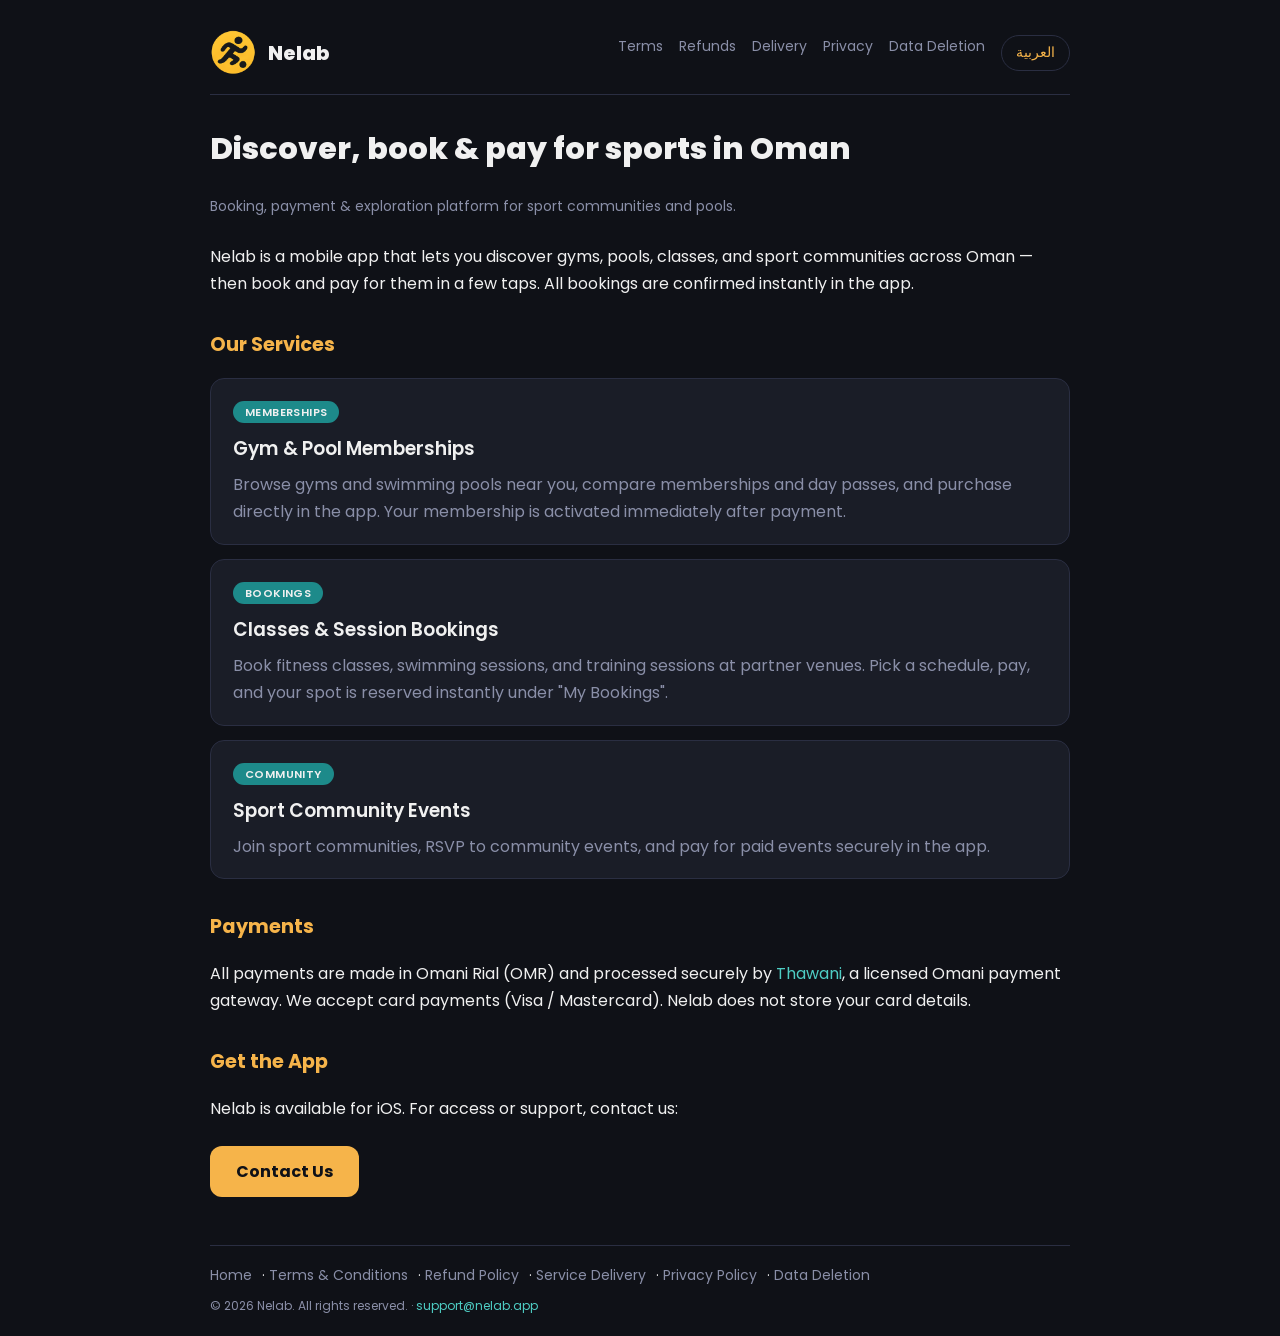
<file: index.html>
<!DOCTYPE html>
<html lang="en">
<head>
  <title>Nelab — Book Sports, Pools & Fitness in Oman</title>
  <meta charset="UTF-8">
  <meta name="viewport" content="width=device-width, initial-scale=1.0">
  <meta name="description" content="Nelab is a booking, payment, and exploration platform for sport communities, pools, and gyms in Oman.">
  <link rel="icon" type="image/png" href="nelab.png">
  <link rel="preconnect" href="https://fonts.googleapis.com">
  <link rel="preconnect" href="https://fonts.gstatic.com" crossorigin>
  <link href="https://fonts.googleapis.com/css2?family=Poppins:wght@400;600;700;800&display=swap" rel="stylesheet">
  <link rel="stylesheet" href="style.css">
</head>
<body>
  <header class="site-header">
    <a class="brand" href="index.html"><img src="nelab.png" alt="Nelab logo">Nelab</a>
    <nav>
      <a href="terms.html">Terms</a>
      <a href="refund.html">Refunds</a>
      <a href="delivery.html">Delivery</a>
      <a href="privacy.html">Privacy</a>
      <a href="data-deletion.html">Data Deletion</a>
      <a href="index-ar.html" class="lang-switch">العربية</a>
    </nav>
  </header>

  <h1>Discover, book &amp; pay for sports in Oman</h1>
  <p class="meta">Booking, payment &amp; exploration platform for sport communities and pools.</p>

  <p>Nelab is a mobile app that lets you discover gyms, pools, classes, and sport communities across Oman — then book and pay for them in a few taps. All bookings are confirmed instantly in the app.</p>

  <h2>Our Services</h2>

  <div class="card">
    <span class="tag">MEMBERSHIPS</span>
    <h3>Gym &amp; Pool Memberships</h3>
    <p>Browse gyms and swimming pools near you, compare memberships and day passes, and purchase directly in the app. Your membership is activated immediately after payment.</p>
  </div>

  <div class="card">
    <span class="tag">BOOKINGS</span>
    <h3>Classes &amp; Session Bookings</h3>
    <p>Book fitness classes, swimming sessions, and training sessions at partner venues. Pick a schedule, pay, and your spot is reserved instantly under "My Bookings".</p>
  </div>

  <div class="card">
    <span class="tag">COMMUNITY</span>
    <h3>Sport Community Events</h3>
    <p>Join sport communities, RSVP to community events, and pay for paid events securely in the app.</p>
  </div>

  <h2>Payments</h2>
  <p>All payments are made in Omani Rial (OMR) and processed securely by <a href="https://thawani.om">Thawani</a>, a licensed Omani payment gateway. We accept card payments (Visa / Mastercard). Nelab does not store your card details.</p>

  <h2>Get the App</h2>
  <p>Nelab is available for iOS. For access or support, contact us:</p>
  <a class="btn" href="mailto:support@nelab.app">Contact Us</a>

  <footer>
    <p class="footnav">
      <a href="index.html">Home</a> ·
      <a href="terms.html">Terms &amp; Conditions</a> ·
      <a href="refund.html">Refund Policy</a> ·
      <a href="delivery.html">Service Delivery</a> ·
      <a href="privacy.html">Privacy Policy</a> ·
      <a href="data-deletion.html">Data Deletion</a>
    </p>
    <p class="copyright">© 2026 Nelab. All rights reserved. · <a href="mailto:support@nelab.app">support@nelab.app</a></p>
  </footer>
</body>
</html>
</file>
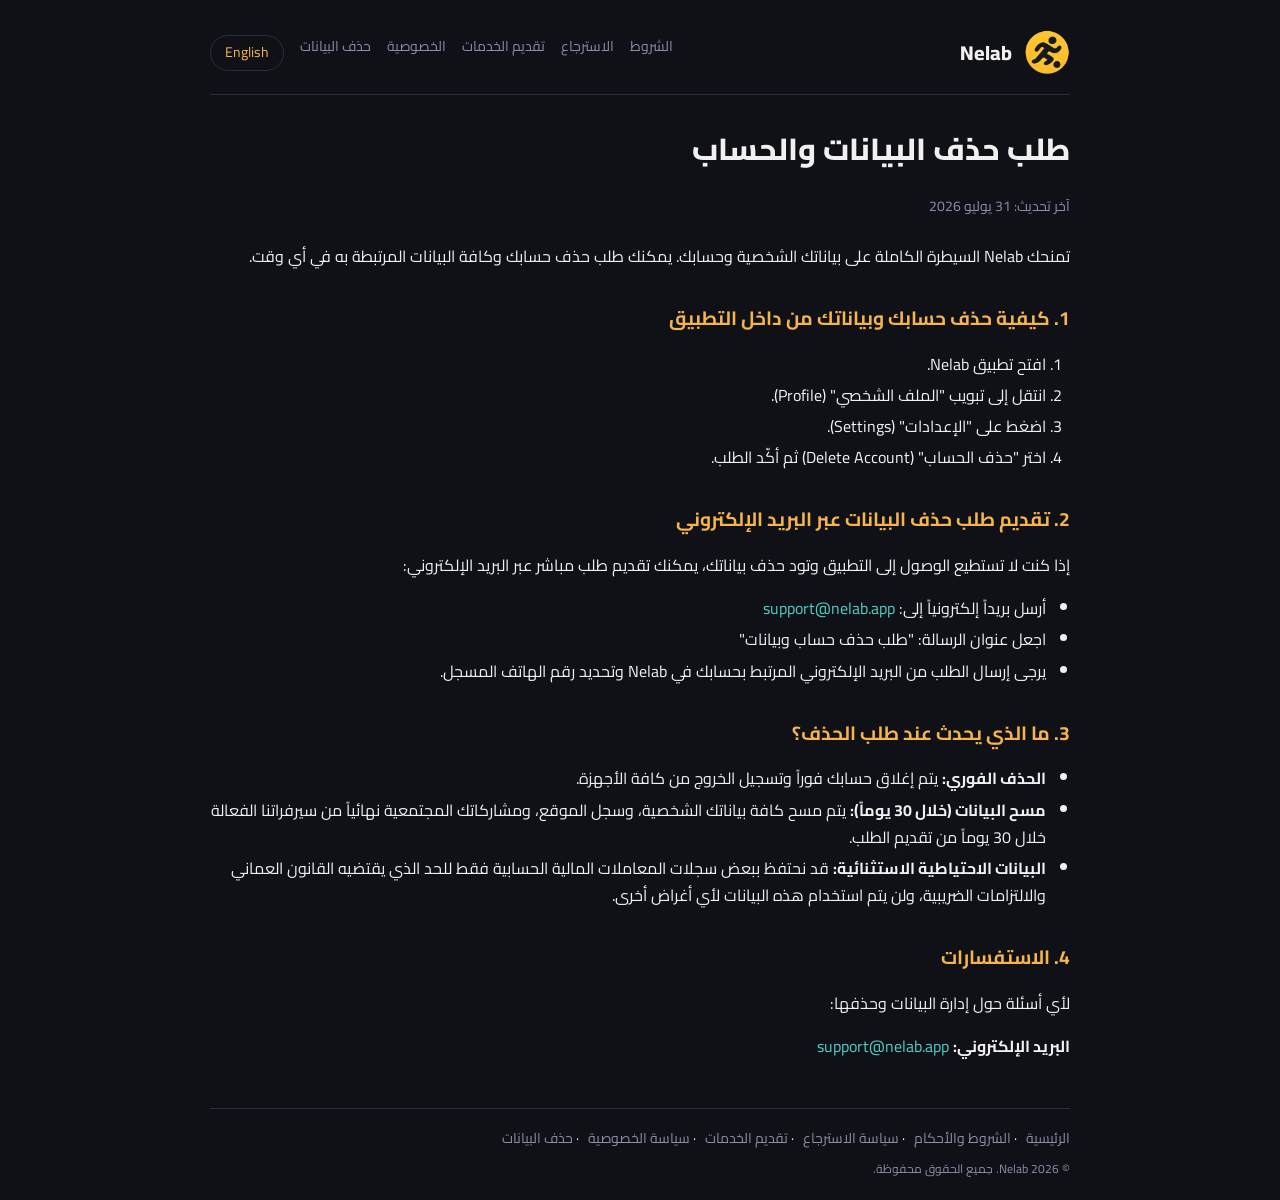
<file: data-deletion-ar.html>
<!DOCTYPE html>
<html lang="ar" dir="rtl">
<head>
  <title>طلب حذف البيانات - Nelab</title>
  <meta charset="UTF-8">
  <meta name="viewport" content="width=device-width, initial-scale=1.0">
  <link rel="icon" type="image/png" href="nelab.png">
  <link rel="preconnect" href="https://fonts.googleapis.com">
  <link rel="preconnect" href="https://fonts.gstatic.com" crossorigin>
  <link href="https://fonts.googleapis.com/css2?family=Cairo:wght@400;600;700;800&display=swap" rel="stylesheet">
  <link rel="stylesheet" href="style.css">
</head>
<body>
  <header class="site-header">
    <a class="brand" href="index-ar.html"><img src="nelab.png" alt="Nelab logo">Nelab</a>
    <nav>
      <a href="terms-ar.html">الشروط</a>
      <a href="refund-ar.html">الاسترجاع</a>
      <a href="delivery-ar.html">تقديم الخدمات</a>
      <a href="privacy-ar.html">الخصوصية</a>
      <a href="data-deletion-ar.html">حذف البيانات</a>
      <a href="data-deletion.html" class="lang-switch">English</a>
    </nav>
  </header>

  <h1>طلب حذف البيانات والحساب</h1>
  <p class="meta">آخر تحديث: 31 يوليو 2026</p>

  <p>تمنحك Nelab السيطرة الكاملة على بياناتك الشخصية وحسابك. يمكنك طلب حذف حسابك وكافة البيانات المرتبطة به في أي وقت.</p>

  <h2>1. كيفية حذف حسابك وبياناتك من داخل التطبيق</h2>
  <ol>
    <li>افتح تطبيق Nelab.</li>
    <li>انتقل إلى تبويب "الملف الشخصي" (Profile).</li>
    <li>اضغط على "الإعدادات" (Settings).</li>
    <li>اختر "حذف الحساب" (Delete Account) ثم أكّد الطلب.</li>
  </ol>

  <h2>2. تقديم طلب حذف البيانات عبر البريد الإلكتروني</h2>
  <p>إذا كنت لا تستطيع الوصول إلى التطبيق وتود حذف بياناتك، يمكنك تقديم طلب مباشر عبر البريد الإلكتروني:</p>
  <ul>
    <li>أرسل بريداً إلكترونياً إلى: <a href="mailto:support@nelab.app">support@nelab.app</a></li>
    <li>اجعل عنوان الرسالة: "طلب حذف حساب وبيانات"</li>
    <li>يرجى إرسال الطلب من البريد الإلكتروني المرتبط بحسابك في Nelab وتحديد رقم الهاتف المسجل.</li>
  </ul>

  <h2>3. ما الذي يحدث عند طلب الحذف؟</h2>
  <ul>
    <li><strong>الحذف الفوري:</strong> يتم إغلاق حسابك فوراً وتسجيل الخروج من كافة الأجهزة.</li>
    <li><strong>مسح البيانات (خلال 30 يوماً):</strong> يتم مسح كافة بياناتك الشخصية، وسجل الموقع، ومشاركاتك المجتمعية نهائياً من سيرفراتنا الفعالة خلال 30 يوماً من تقديم الطلب.</li>
    <li><strong>البيانات الاحتياطية الاستثنائية:</strong> قد نحتفظ ببعض سجلات المعاملات المالية الحسابية فقط للحد الذي يقتضيه القانون العماني والالتزامات الضريبية، ولن يتم استخدام هذه البيانات لأي أغراض أخرى.</li>
  </ul>

  <h2>4. الاستفسارات</h2>
  <p>لأي أسئلة حول إدارة البيانات وحذفها:</p>
  <p><strong>البريد الإلكتروني:</strong> <a href="mailto:support@nelab.app">support@nelab.app</a></p>

  <footer>
    <p class="footnav">
      <a href="index-ar.html">الرئيسية</a> ·
      <a href="terms-ar.html">الشروط والأحكام</a> ·
      <a href="refund-ar.html">سياسة الاسترجاع</a> ·
      <a href="delivery-ar.html">تقديم الخدمات</a> ·
      <a href="privacy-ar.html">سياسة الخصوصية</a> ·
      <a href="data-deletion-ar.html">حذف البيانات</a>
    </p>
    <p class="copyright">© 2026 Nelab. جميع الحقوق محفوظة.</p>
  </footer>
</body>
</html>
</file>
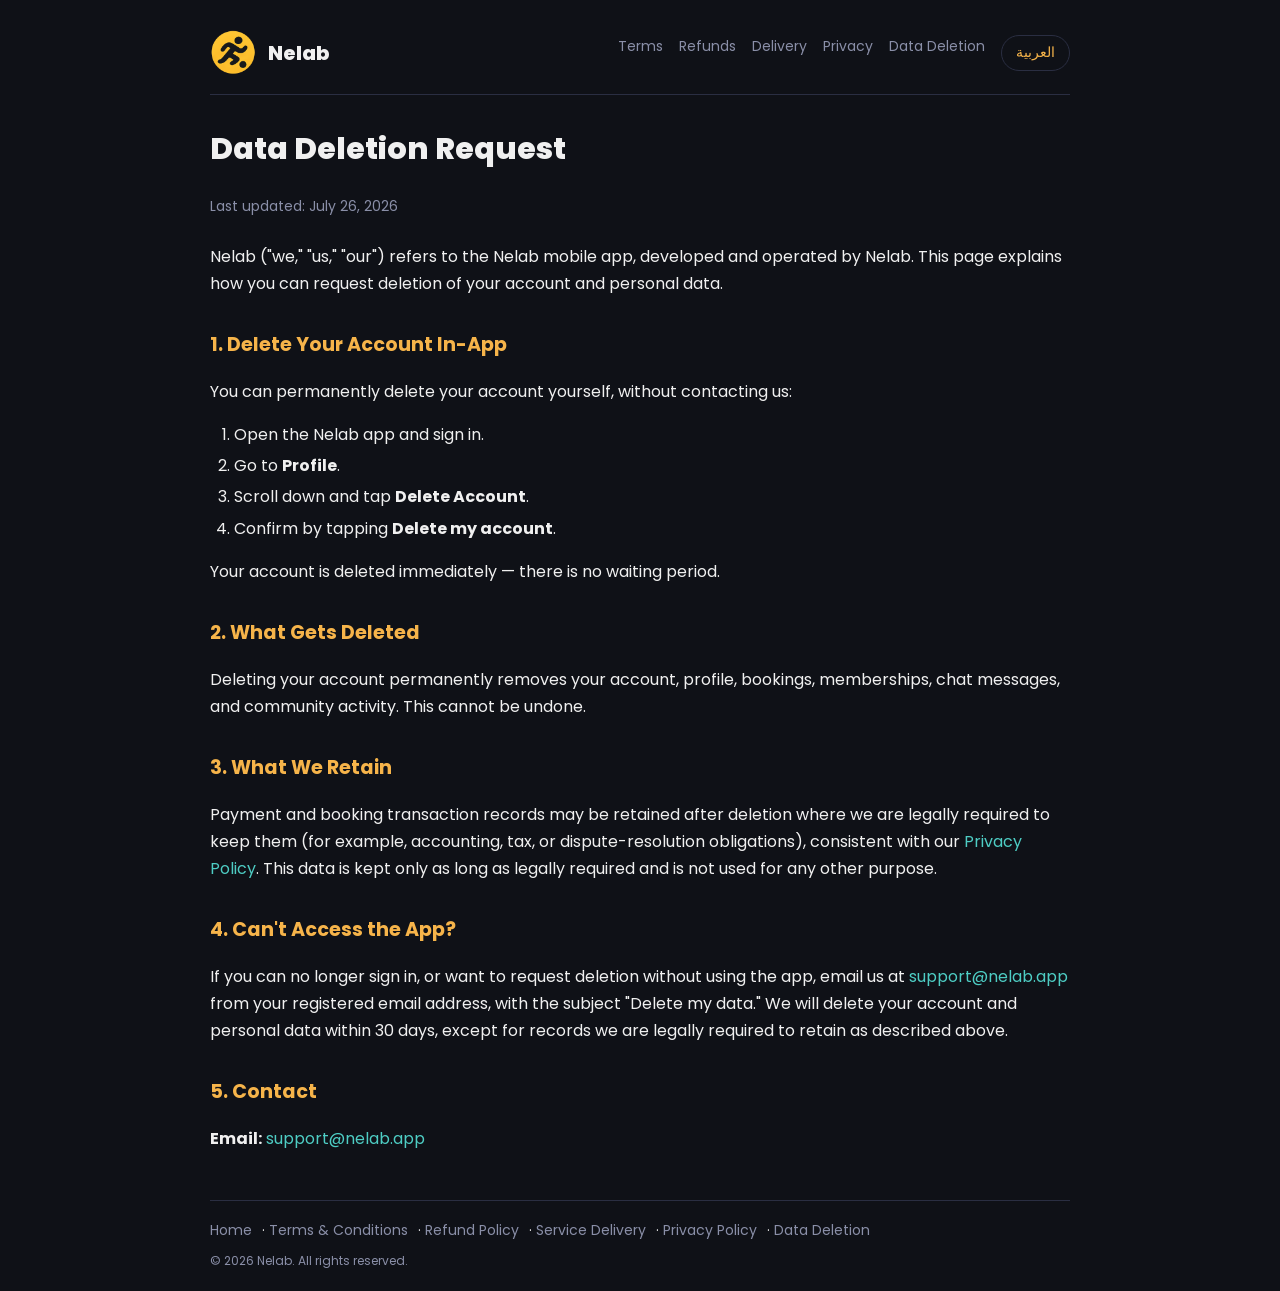
<file: data-deletion.html>
<!DOCTYPE html>
<html lang="en">
<head>
  <title>Nelab Data Deletion Request</title>
  <meta charset="UTF-8">
  <meta name="viewport" content="width=device-width, initial-scale=1.0">
  <link rel="icon" type="image/png" href="nelab.png">
  <link rel="preconnect" href="https://fonts.googleapis.com">
  <link rel="preconnect" href="https://fonts.gstatic.com" crossorigin>
  <link href="https://fonts.googleapis.com/css2?family=Poppins:wght@400;600;700;800&display=swap" rel="stylesheet">
  <link rel="stylesheet" href="style.css">
</head>
<body>
  <header class="site-header">
    <a class="brand" href="index.html"><img src="nelab.png" alt="Nelab logo">Nelab</a>
    <nav>
      <a href="terms.html">Terms</a>
      <a href="refund.html">Refunds</a>
      <a href="delivery.html">Delivery</a>
      <a href="privacy.html">Privacy</a>
      <a href="data-deletion.html">Data Deletion</a>
      <a href="data-deletion-ar.html" class="lang-switch">العربية</a>
    </nav>
  </header>

  <h1>Data Deletion Request</h1>
  <p class="meta">Last updated: July 26, 2026</p>

  <p>Nelab ("we," "us," "our") refers to the Nelab mobile app, developed and operated by Nelab. This page explains how you can request deletion of your account and personal data.</p>

  <h2>1. Delete Your Account In-App</h2>
  <p>You can permanently delete your account yourself, without contacting us:</p>
  <ol>
    <li>Open the Nelab app and sign in.</li>
    <li>Go to <strong>Profile</strong>.</li>
    <li>Scroll down and tap <strong>Delete Account</strong>.</li>
    <li>Confirm by tapping <strong>Delete my account</strong>.</li>
  </ol>
  <p>Your account is deleted immediately — there is no waiting period.</p>

  <h2>2. What Gets Deleted</h2>
  <p>Deleting your account permanently removes your account, profile, bookings, memberships, chat messages, and community activity. This cannot be undone.</p>

  <h2>3. What We Retain</h2>
  <p>Payment and booking transaction records may be retained after deletion where we are legally required to keep them (for example, accounting, tax, or dispute-resolution obligations), consistent with our <a href="privacy.html">Privacy Policy</a>. This data is kept only as long as legally required and is not used for any other purpose.</p>

  <h2>4. Can't Access the App?</h2>
  <p>If you can no longer sign in, or want to request deletion without using the app, email us at <a href="mailto:support@nelab.app">support@nelab.app</a> from your registered email address, with the subject "Delete my data." We will delete your account and personal data within 30 days, except for records we are legally required to retain as described above.</p>

  <h2>5. Contact</h2>
  <p><strong>Email:</strong> <a href="mailto:support@nelab.app">support@nelab.app</a></p>

  <footer>
    <p class="footnav">
      <a href="index.html">Home</a> ·
      <a href="terms.html">Terms &amp; Conditions</a> ·
      <a href="refund.html">Refund Policy</a> ·
      <a href="delivery.html">Service Delivery</a> ·
      <a href="privacy.html">Privacy Policy</a> ·
      <a href="data-deletion.html">Data Deletion</a>
    </p>
    <p class="copyright">© 2026 Nelab. All rights reserved.</p>
  </footer>
</body>
</html>
</file>
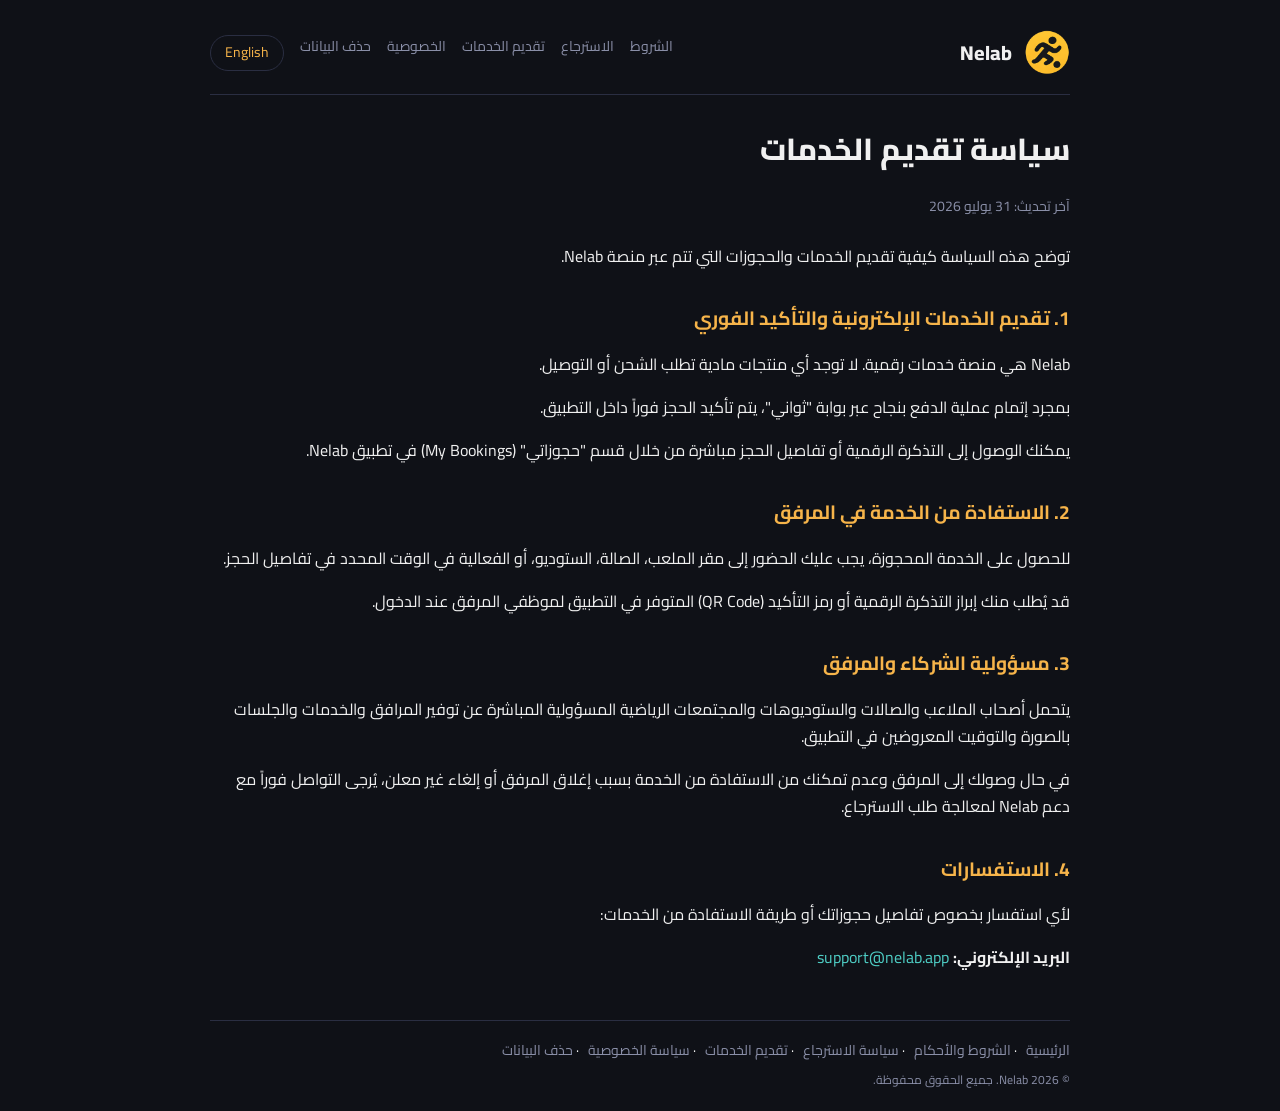
<file: delivery-ar.html>
<!DOCTYPE html>
<html lang="ar" dir="rtl">
<head>
  <title>سياسة تقديم الخدمات - Nelab</title>
  <meta charset="UTF-8">
  <meta name="viewport" content="width=device-width, initial-scale=1.0">
  <link rel="icon" type="image/png" href="nelab.png">
  <link rel="preconnect" href="https://fonts.googleapis.com">
  <link rel="preconnect" href="https://fonts.gstatic.com" crossorigin>
  <link href="https://fonts.googleapis.com/css2?family=Cairo:wght@400;600;700;800&display=swap" rel="stylesheet">
  <link rel="stylesheet" href="style.css">
</head>
<body>
  <header class="site-header">
    <a class="brand" href="index-ar.html"><img src="nelab.png" alt="Nelab logo">Nelab</a>
    <nav>
      <a href="terms-ar.html">الشروط</a>
      <a href="refund-ar.html">الاسترجاع</a>
      <a href="delivery-ar.html">تقديم الخدمات</a>
      <a href="privacy-ar.html">الخصوصية</a>
      <a href="data-deletion-ar.html">حذف البيانات</a>
      <a href="delivery.html" class="lang-switch">English</a>
    </nav>
  </header>

  <h1>سياسة تقديم الخدمات</h1>
  <p class="meta">آخر تحديث: 31 يوليو 2026</p>

  <p>توضح هذه السياسة كيفية تقديم الخدمات والحجوزات التي تتم عبر منصة Nelab.</p>

  <h2>1. تقديم الخدمات الإلكترونية والتأكيد الفوري</h2>
  <p>Nelab هي منصة خدمات رقمية. لا توجد أي منتجات مادية تطلب الشحن أو التوصيل.</p>
  <p>بمجرد إتمام عملية الدفع بنجاح عبر بوابة "ثواني"، يتم تأكيد الحجز فوراً داخل التطبيق.</p>
  <p>يمكنك الوصول إلى التذكرة الرقمية أو تفاصيل الحجز مباشرة من خلال قسم "حجوزاتي" (My Bookings) في تطبيق Nelab.</p>

  <h2>2. الاستفادة من الخدمة في المرفق</h2>
  <p>للحصول على الخدمة المحجوزة، يجب عليك الحضور إلى مقر الملعب، الصالة، الستوديو، أو الفعالية في الوقت المحدد في تفاصيل الحجز.</p>
  <p>قد يُطلب منك إبراز التذكرة الرقمية أو رمز التأكيد (QR Code) المتوفر في التطبيق لموظفي المرفق عند الدخول.</p>

  <h2>3. مسؤولية الشركاء والمرفق</h2>
  <p>يتحمل أصحاب الملاعب والصالات والستوديوهات والمجتمعات الرياضية المسؤولية المباشرة عن توفير المرافق والخدمات والجلسات بالصورة والتوقيت المعروضين في التطبيق.</p>
  <p>في حال وصولك إلى المرفق وعدم تمكنك من الاستفادة من الخدمة بسبب إغلاق المرفق أو إلغاء غير معلن، يُرجى التواصل فوراً مع دعم Nelab لمعالجة طلب الاسترجاع.</p>

  <h2>4. الاستفسارات</h2>
  <p>لأي استفسار بخصوص تفاصيل حجوزاتك أو طريقة الاستفادة من الخدمات:</p>
  <p><strong>البريد الإلكتروني:</strong> <a href="mailto:support@nelab.app">support@nelab.app</a></p>

  <footer>
    <p class="footnav">
      <a href="index-ar.html">الرئيسية</a> ·
      <a href="terms-ar.html">الشروط والأحكام</a> ·
      <a href="refund-ar.html">سياسة الاسترجاع</a> ·
      <a href="delivery-ar.html">تقديم الخدمات</a> ·
      <a href="privacy-ar.html">سياسة الخصوصية</a> ·
      <a href="data-deletion-ar.html">حذف البيانات</a>
    </p>
    <p class="copyright">© 2026 Nelab. جميع الحقوق محفوظة.</p>
  </footer>
</body>
</html>
</file>
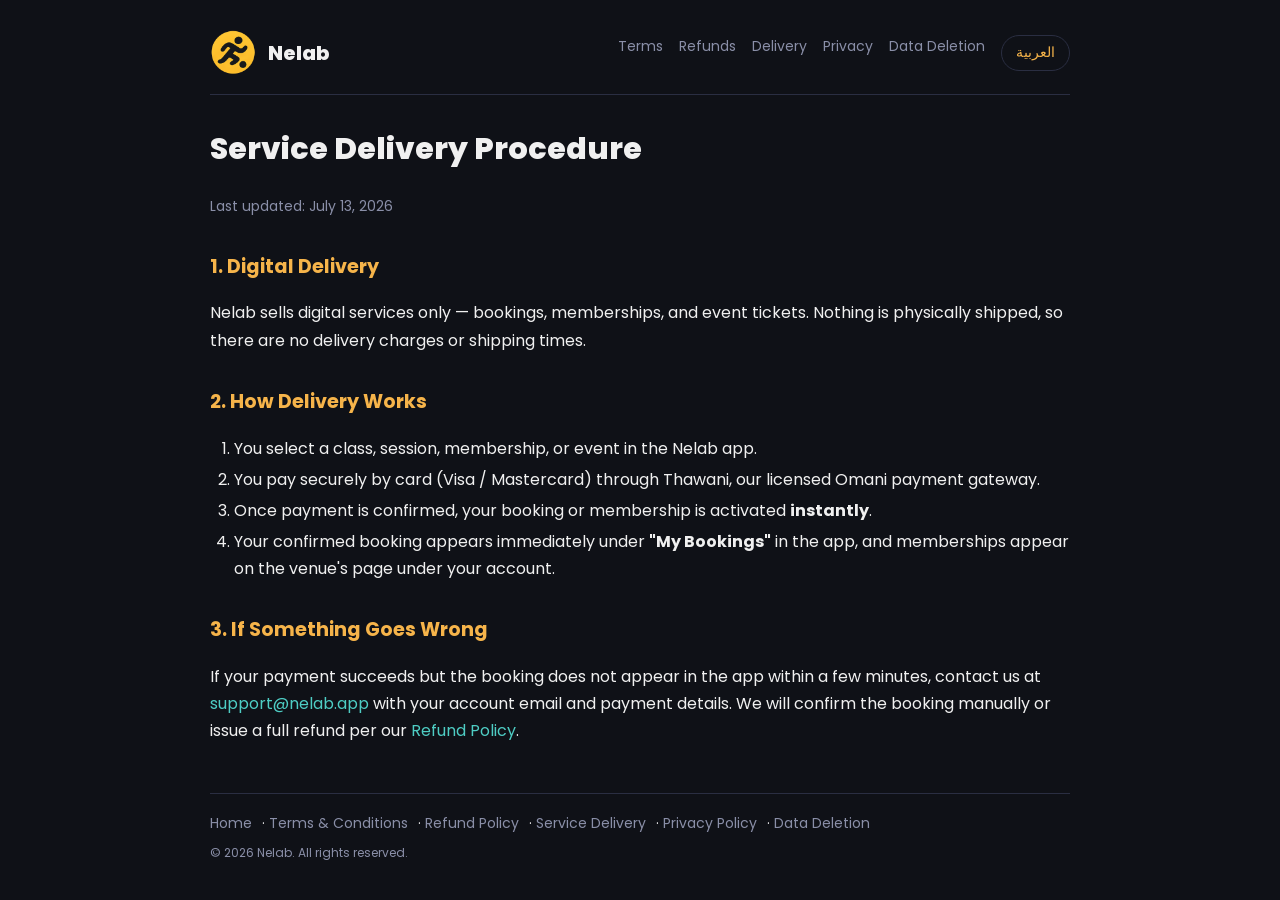
<file: delivery.html>
<!DOCTYPE html>
<html lang="en">
<head>
  <title>Nelab Service Delivery Procedure</title>
  <meta charset="UTF-8">
  <meta name="viewport" content="width=device-width, initial-scale=1.0">
  <link rel="icon" type="image/png" href="nelab.png">
  <link rel="preconnect" href="https://fonts.googleapis.com">
  <link rel="preconnect" href="https://fonts.gstatic.com" crossorigin>
  <link href="https://fonts.googleapis.com/css2?family=Poppins:wght@400;600;700;800&display=swap" rel="stylesheet">
  <link rel="stylesheet" href="style.css">
</head>
<body>
  <header class="site-header">
    <a class="brand" href="index.html"><img src="nelab.png" alt="Nelab logo">Nelab</a>
    <nav>
      <a href="terms.html">Terms</a>
      <a href="refund.html">Refunds</a>
      <a href="delivery.html">Delivery</a>
      <a href="privacy.html">Privacy</a>
      <a href="data-deletion.html">Data Deletion</a>
      <a href="delivery-ar.html" class="lang-switch">العربية</a>
    </nav>
  </header>

  <h1>Service Delivery Procedure</h1>
  <p class="meta">Last updated: July 13, 2026</p>

  <h2>1. Digital Delivery</h2>
  <p>Nelab sells digital services only — bookings, memberships, and event tickets. Nothing is physically shipped, so there are no delivery charges or shipping times.</p>

  <h2>2. How Delivery Works</h2>
  <ol>
    <li>You select a class, session, membership, or event in the Nelab app.</li>
    <li>You pay securely by card (Visa / Mastercard) through Thawani, our licensed Omani payment gateway.</li>
    <li>Once payment is confirmed, your booking or membership is activated <strong>instantly</strong>.</li>
    <li>Your confirmed booking appears immediately under <strong>"My Bookings"</strong> in the app, and memberships appear on the venue's page under your account.</li>
  </ol>

  <h2>3. If Something Goes Wrong</h2>
  <p>If your payment succeeds but the booking does not appear in the app within a few minutes, contact us at <a href="mailto:support@nelab.app">support@nelab.app</a> with your account email and payment details. We will confirm the booking manually or issue a full refund per our <a href="refund.html">Refund Policy</a>.</p>

  <footer>
    <p class="footnav">
      <a href="index.html">Home</a> ·
      <a href="terms.html">Terms &amp; Conditions</a> ·
      <a href="refund.html">Refund Policy</a> ·
      <a href="delivery.html">Service Delivery</a> ·
      <a href="privacy.html">Privacy Policy</a> ·
      <a href="data-deletion.html">Data Deletion</a>
    </p>
    <p class="copyright">© 2026 Nelab. All rights reserved.</p>
  </footer>
</body>
</html>
</file>
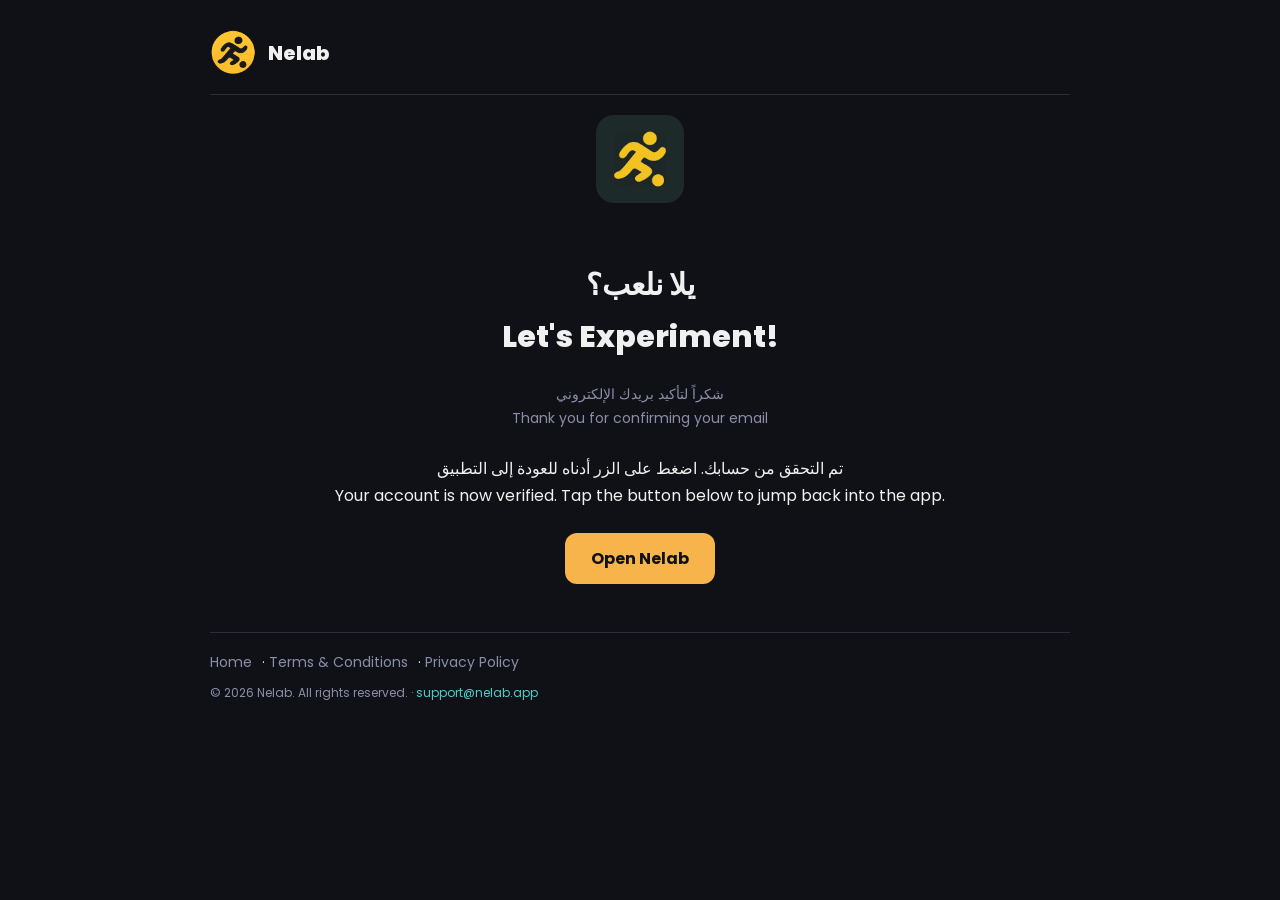
<file: email-confirmed.html>
<!DOCTYPE html>
<html lang="en">
<head>
  <title>Email Confirmed — Nelab</title>
  <meta charset="UTF-8">
  <meta name="viewport" content="width=device-width, initial-scale=1.0">
  <link rel="icon" type="image/png" href="nelab.png">
  <link rel="preconnect" href="https://fonts.googleapis.com">
  <link rel="preconnect" href="https://fonts.gstatic.com" crossorigin>
  <link href="https://fonts.googleapis.com/css2?family=Poppins:wght@400;600;700;800&display=swap" rel="stylesheet">
  <link rel="stylesheet" href="style.css">
</head>
<body>
  <header class="site-header">
    <a class="brand" href="index.html"><img src="nelab.png" alt="Nelab logo">Nelab</a>
  </header>

  <div style="text-align: center; padding-top: 20px;">
    <img src="app-icon.png" alt="Nelab" style="width: 88px; height: 88px; border-radius: 18px; margin-bottom: 20px;">
    <h1>يلا نلعب؟<br>Let's Experiment!</h1>
    <p class="meta">شكراً لتأكيد بريدك الإلكتروني<br>Thank you for confirming your email</p>
    <p>تم التحقق من حسابك. اضغط على الزر أدناه للعودة إلى التطبيق<br>Your account is now verified. Tap the button below to jump back into the app.</p>
    <a id="openApp" class="btn" href="nelab://confirm-email">Open Nelab</a>
  </div>

  <footer>
    <p class="footnav">
      <a href="index.html">Home</a> ·
      <a href="terms.html">Terms &amp; Conditions</a> ·
      <a href="privacy.html">Privacy Policy</a>
    </p>
    <p class="copyright">© 2026 Nelab. All rights reserved. · <a href="mailto:support@nelab.app">support@nelab.app</a></p>
  </footer>

  <script>
    var params = new URLSearchParams(window.location.search);
    var code = params.get("code") || "";
    if (code) {
      document.getElementById("openApp").href = "nelab://confirm-email?code=" + encodeURIComponent(code) + "&type=signup";
    }
  </script>
</body>
</html>
</file>
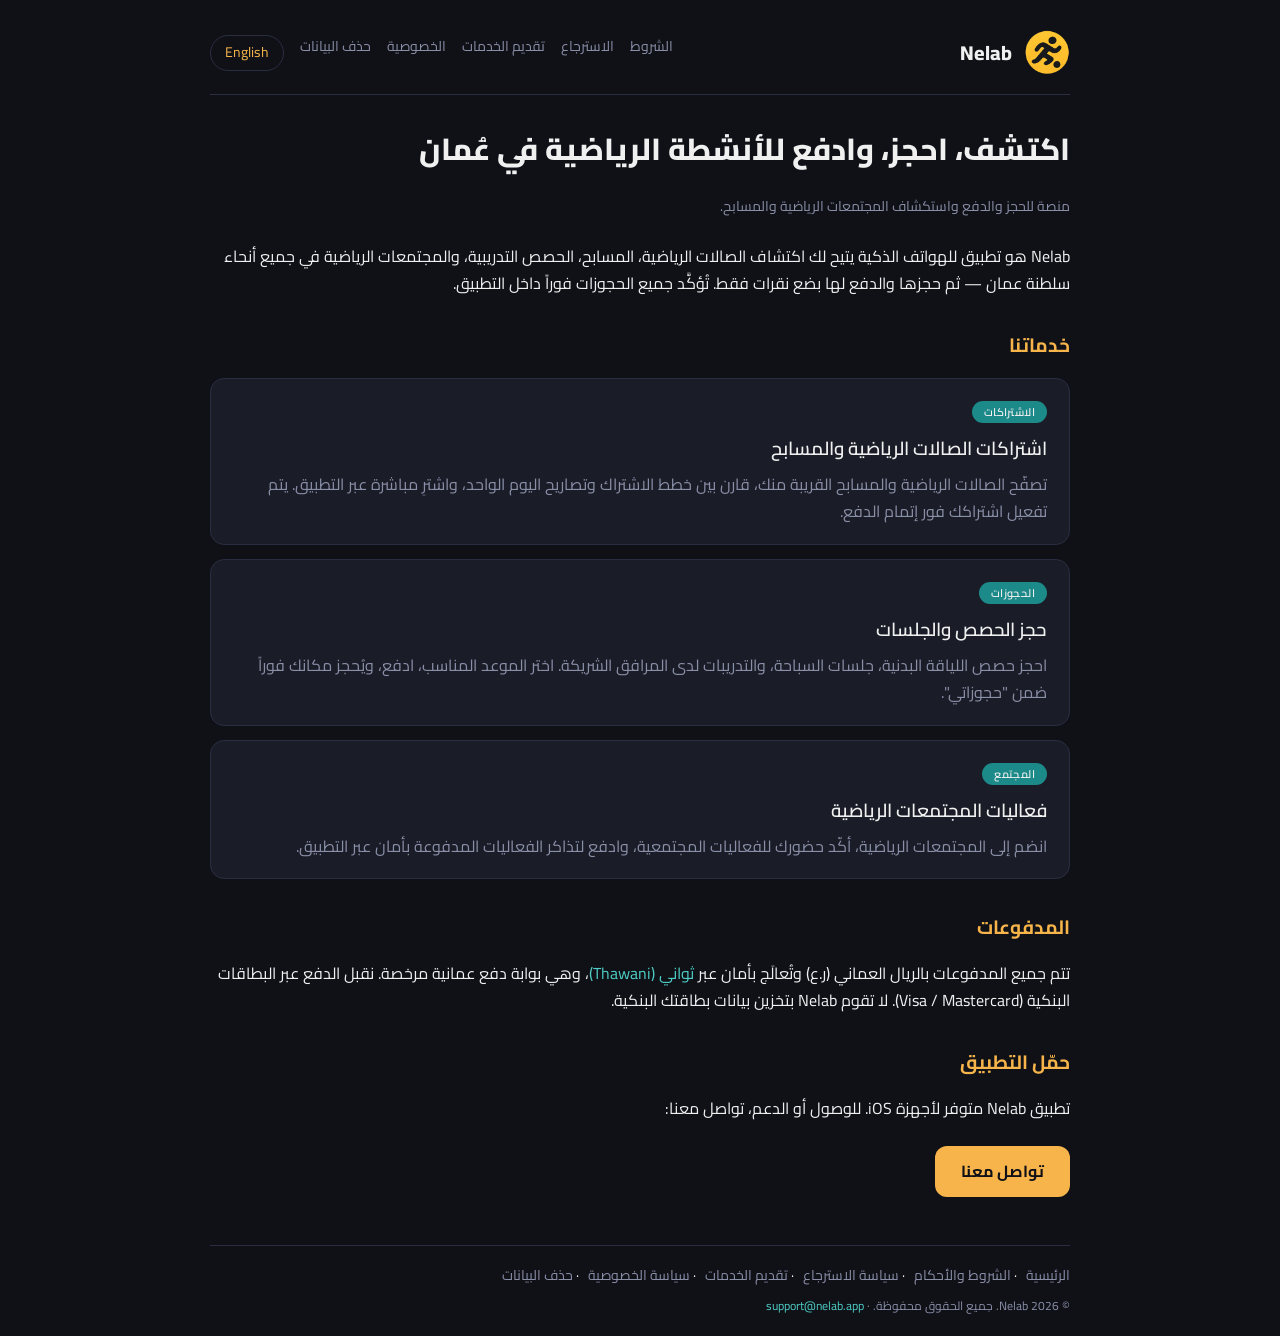
<file: index-ar.html>
<!DOCTYPE html>
<html lang="ar" dir="rtl">
<head>
  <title>Nelab - احجز الأنشطة الرياضية والمسابح واللياقة البدنية في عُمان</title>
  <meta charset="UTF-8">
  <meta name="viewport" content="width=device-width, initial-scale=1.0">
  <meta name="description" content="Nelab هي منصة للحجز والدفع واستكشاف المجتمعات الرياضية والمسابح والصالات الرياضية في سلطنة عمان.">
  <link rel="icon" type="image/png" href="nelab.png">
  <link rel="preconnect" href="https://fonts.googleapis.com">
  <link rel="preconnect" href="https://fonts.gstatic.com" crossorigin>
  <link href="https://fonts.googleapis.com/css2?family=Cairo:wght@400;600;700;800&display=swap" rel="stylesheet">
  <link rel="stylesheet" href="style.css">
</head>
<body>
  <header class="site-header">
    <a class="brand" href="index-ar.html"><img src="nelab.png" alt="Nelab logo">Nelab</a>
    <nav>
      <a href="terms-ar.html">الشروط</a>
      <a href="refund-ar.html">الاسترجاع</a>
      <a href="delivery-ar.html">تقديم الخدمات</a>
      <a href="privacy-ar.html">الخصوصية</a>
      <a href="data-deletion-ar.html">حذف البيانات</a>
      <a href="index.html" class="lang-switch">English</a>
    </nav>
  </header>

  <h1>اكتشف، احجز، وادفع للأنشطة الرياضية في عُمان</h1>
  <p class="meta">منصة للحجز والدفع واستكشاف المجتمعات الرياضية والمسابح.</p>

  <p>Nelab هو تطبيق للهواتف الذكية يتيح لك اكتشاف الصالات الرياضية، المسابح، الحصص التدريبية، والمجتمعات الرياضية في جميع أنحاء سلطنة عمان — ثم حجزها والدفع لها بضع نقرات فقط. تُؤكَّد جميع الحجوزات فوراً داخل التطبيق.</p>

  <h2>خدماتنا</h2>

  <div class="card">
    <span class="tag">الاشتراكات</span>
    <h3>اشتراكات الصالات الرياضية والمسابح</h3>
    <p>تصفّح الصالات الرياضية والمسابح القريبة منك، قارن بين خطط الاشتراك وتصاريح اليوم الواحد، واشترِ مباشرة عبر التطبيق. يتم تفعيل اشتراكك فور إتمام الدفع.</p>
  </div>

  <div class="card">
    <span class="tag">الحجوزات</span>
    <h3>حجز الحصص والجلسات</h3>
    <p>احجز حصص اللياقة البدنية، جلسات السباحة، والتدريبات لدى المرافق الشريكة. اختر الموعد المناسب، ادفع، ويُحجز مكانك فوراً ضمن "حجوزاتي".</p>
  </div>

  <div class="card">
    <span class="tag">المجتمع</span>
    <h3>فعاليات المجتمعات الرياضية</h3>
    <p>انضم إلى المجتمعات الرياضية، أكّد حضورك للفعاليات المجتمعية، وادفع لتذاكر الفعاليات المدفوعة بأمان عبر التطبيق.</p>
  </div>

  <h2>المدفوعات</h2>
  <p>تتم جميع المدفوعات بالريال العماني (ر.ع) وتُعالَج بأمان عبر <a href="https://thawani.om">ثواني (Thawani)</a>، وهي بوابة دفع عمانية مرخصة. نقبل الدفع عبر البطاقات البنكية (Visa / Mastercard). لا تقوم Nelab بتخزين بيانات بطاقتك البنكية.</p>

  <h2>حمّل التطبيق</h2>
  <p>تطبيق Nelab متوفر لأجهزة iOS. للوصول أو الدعم، تواصل معنا:</p>
  <a class="btn" href="mailto:support@nelab.app">تواصل معنا</a>

  <footer>
    <p class="footnav">
      <a href="index-ar.html">الرئيسية</a> ·
      <a href="terms-ar.html">الشروط والأحكام</a> ·
      <a href="refund-ar.html">سياسة الاسترجاع</a> ·
      <a href="delivery-ar.html">تقديم الخدمات</a> ·
      <a href="privacy-ar.html">سياسة الخصوصية</a> ·
      <a href="data-deletion-ar.html">حذف البيانات</a>
    </p>
    <p class="copyright">© 2026 Nelab. جميع الحقوق محفوظة. · <a href="mailto:support@nelab.app">support@nelab.app</a></p>
  </footer>
</body>
</html>
</file>
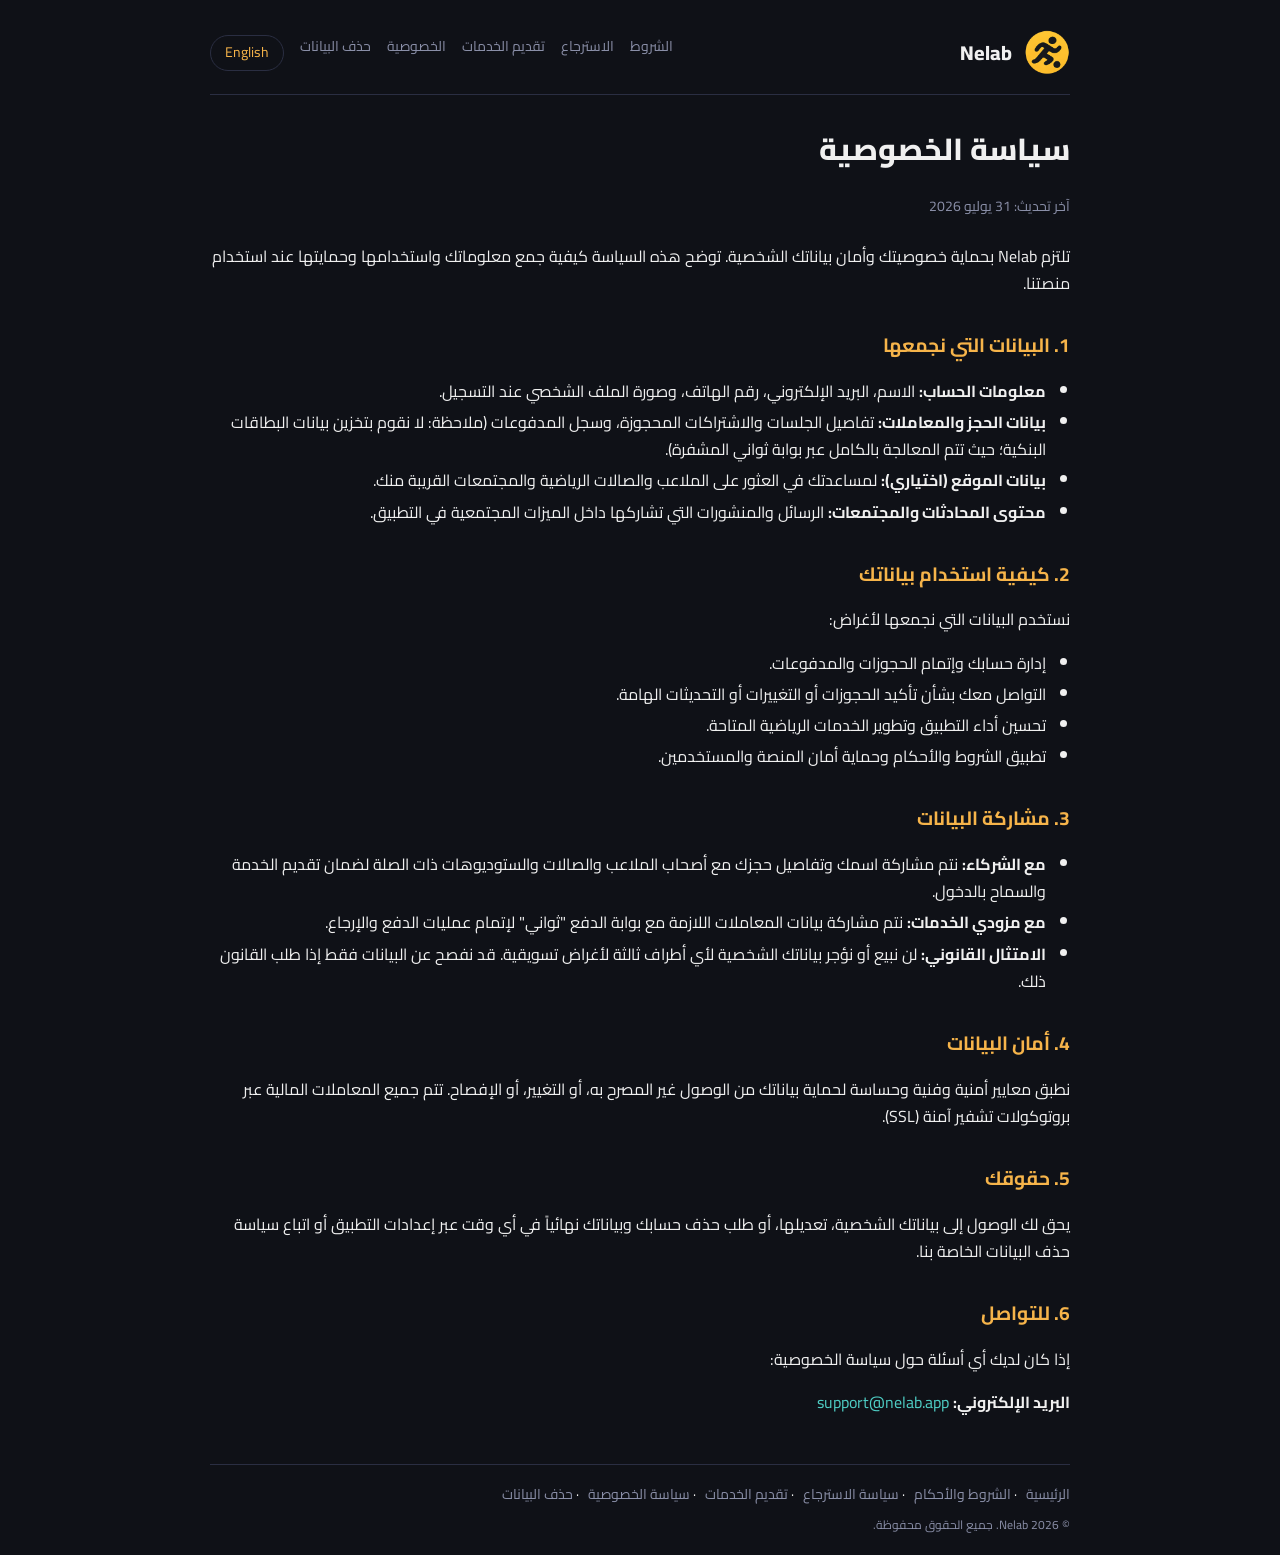
<file: privacy-ar.html>
<!DOCTYPE html>
<html lang="ar" dir="rtl">
<head>
  <title>سياسة الخصوصية - Nelab</title>
  <meta charset="UTF-8">
  <meta name="viewport" content="width=device-width, initial-scale=1.0">
  <link rel="icon" type="image/png" href="nelab.png">
  <link rel="preconnect" href="https://fonts.googleapis.com">
  <link rel="preconnect" href="https://fonts.gstatic.com" crossorigin>
  <link href="https://fonts.googleapis.com/css2?family=Cairo:wght@400;600;700;800&display=swap" rel="stylesheet">
  <link rel="stylesheet" href="style.css">
</head>
<body>
  <header class="site-header">
    <a class="brand" href="index-ar.html"><img src="nelab.png" alt="Nelab logo">Nelab</a>
    <nav>
      <a href="terms-ar.html">الشروط</a>
      <a href="refund-ar.html">الاسترجاع</a>
      <a href="delivery-ar.html">تقديم الخدمات</a>
      <a href="privacy-ar.html">الخصوصية</a>
      <a href="data-deletion-ar.html">حذف البيانات</a>
      <a href="privacy.html" class="lang-switch">English</a>
    </nav>
  </header>

  <h1>سياسة الخصوصية</h1>
  <p class="meta">آخر تحديث: 31 يوليو 2026</p>

  <p>تلتزم Nelab بحماية خصوصيتك وأمان بياناتك الشخصية. توضح هذه السياسة كيفية جمع معلوماتك واستخدامها وحمايتها عند استخدام منصتنا.</p>

  <h2>1. البيانات التي نجمعها</h2>
  <ul>
    <li><strong>معلومات الحساب:</strong> الاسم، البريد الإلكتروني، رقم الهاتف، وصورة الملف الشخصي عند التسجيل.</li>
    <li><strong>بيانات الحجز والمعاملات:</strong> تفاصيل الجلسات والاشتراكات المحجوزة، وسجل المدفوعات (ملاحظة: لا نقوم بتخزين بيانات البطاقات البنكية؛ حيث تتم المعالجة بالكامل عبر بوابة ثواني المشفرة).</li>
    <li><strong>بيانات الموقع (اختياري):</strong> لمساعدتك في العثور على الملاعب والصالات الرياضية والمجتمعات القريبة منك.</li>
    <li><strong>محتوى المحادثات والمجتمعات:</strong> الرسائل والمنشورات التي تشاركها داخل الميزات المجتمعية في التطبيق.</li>
  </ul>

  <h2>2. كيفية استخدام بياناتك</h2>
  <p>نستخدم البيانات التي نجمعها لأغراض:</p>
  <ul>
    <li>إدارة حسابك وإتمام الحجوزات والمدفوعات.</li>
    <li>التواصل معك بشأن تأكيد الحجوزات أو التغييرات أو التحديثات الهامة.</li>
    <li>تحسين أداء التطبيق وتطوير الخدمات الرياضية المتاحة.</li>
    <li>تطبيق الشروط والأحكام وحماية أمان المنصة والمستخدمين.</li>
  </ul>

  <h2>3. مشاركة البيانات</h2>
  <ul>
    <li><strong>مع الشركاء:</strong> نتم مشاركة اسمك وتفاصيل حجزك مع أصحاب الملاعب والصالات والستوديوهات ذات الصلة لضمان تقديم الخدمة والسماح بالدخول.</li>
    <li><strong>مع مزودي الخدمات:</strong> نتم مشاركة بيانات المعاملات اللازمة مع بوابة الدفع "ثواني" لإتمام عمليات الدفع والإرجاع.</li>
    <li><strong>الامتثال القانوني:</strong> لن نبيع أو نؤجر بياناتك الشخصية لأي أطراف ثالثة لأغراض تسويقية. قد نفصح عن البيانات فقط إذا طلب القانون ذلك.</li>
  </ul>

  <h2>4. أمان البيانات</h2>
  <p>نطبق معايير أمنية وفنية وحساسة لحماية بياناتك من الوصول غير المصرح به، أو التغيير، أو الإفصاح. تتم جميع المعاملات المالية عبر بروتوكولات تشفير آمنة (SSL).</p>

  <h2>5. حقوقك</h2>
  <p>يحق لك الوصول إلى بياناتك الشخصية، تعديلها، أو طلب حذف حسابك وبياناتك نهائياً في أي وقت عبر إعدادات التطبيق أو اتباع سياسة حذف البيانات الخاصة بنا.</p>

  <h2>6. للتواصل</h2>
  <p>إذا كان لديك أي أسئلة حول سياسة الخصوصية:</p>
  <p><strong>البريد الإلكتروني:</strong> <a href="mailto:support@nelab.app">support@nelab.app</a></p>

  <footer>
    <p class="footnav">
      <a href="index-ar.html">الرئيسية</a> ·
      <a href="terms-ar.html">الشروط والأحكام</a> ·
      <a href="refund-ar.html">سياسة الاسترجاع</a> ·
      <a href="delivery-ar.html">تقديم الخدمات</a> ·
      <a href="privacy-ar.html">سياسة الخصوصية</a> ·
      <a href="data-deletion-ar.html">حذف البيانات</a>
    </p>
    <p class="copyright">© 2026 Nelab. جميع الحقوق محفوظة.</p>
  </footer>
</body>
</html>
</file>
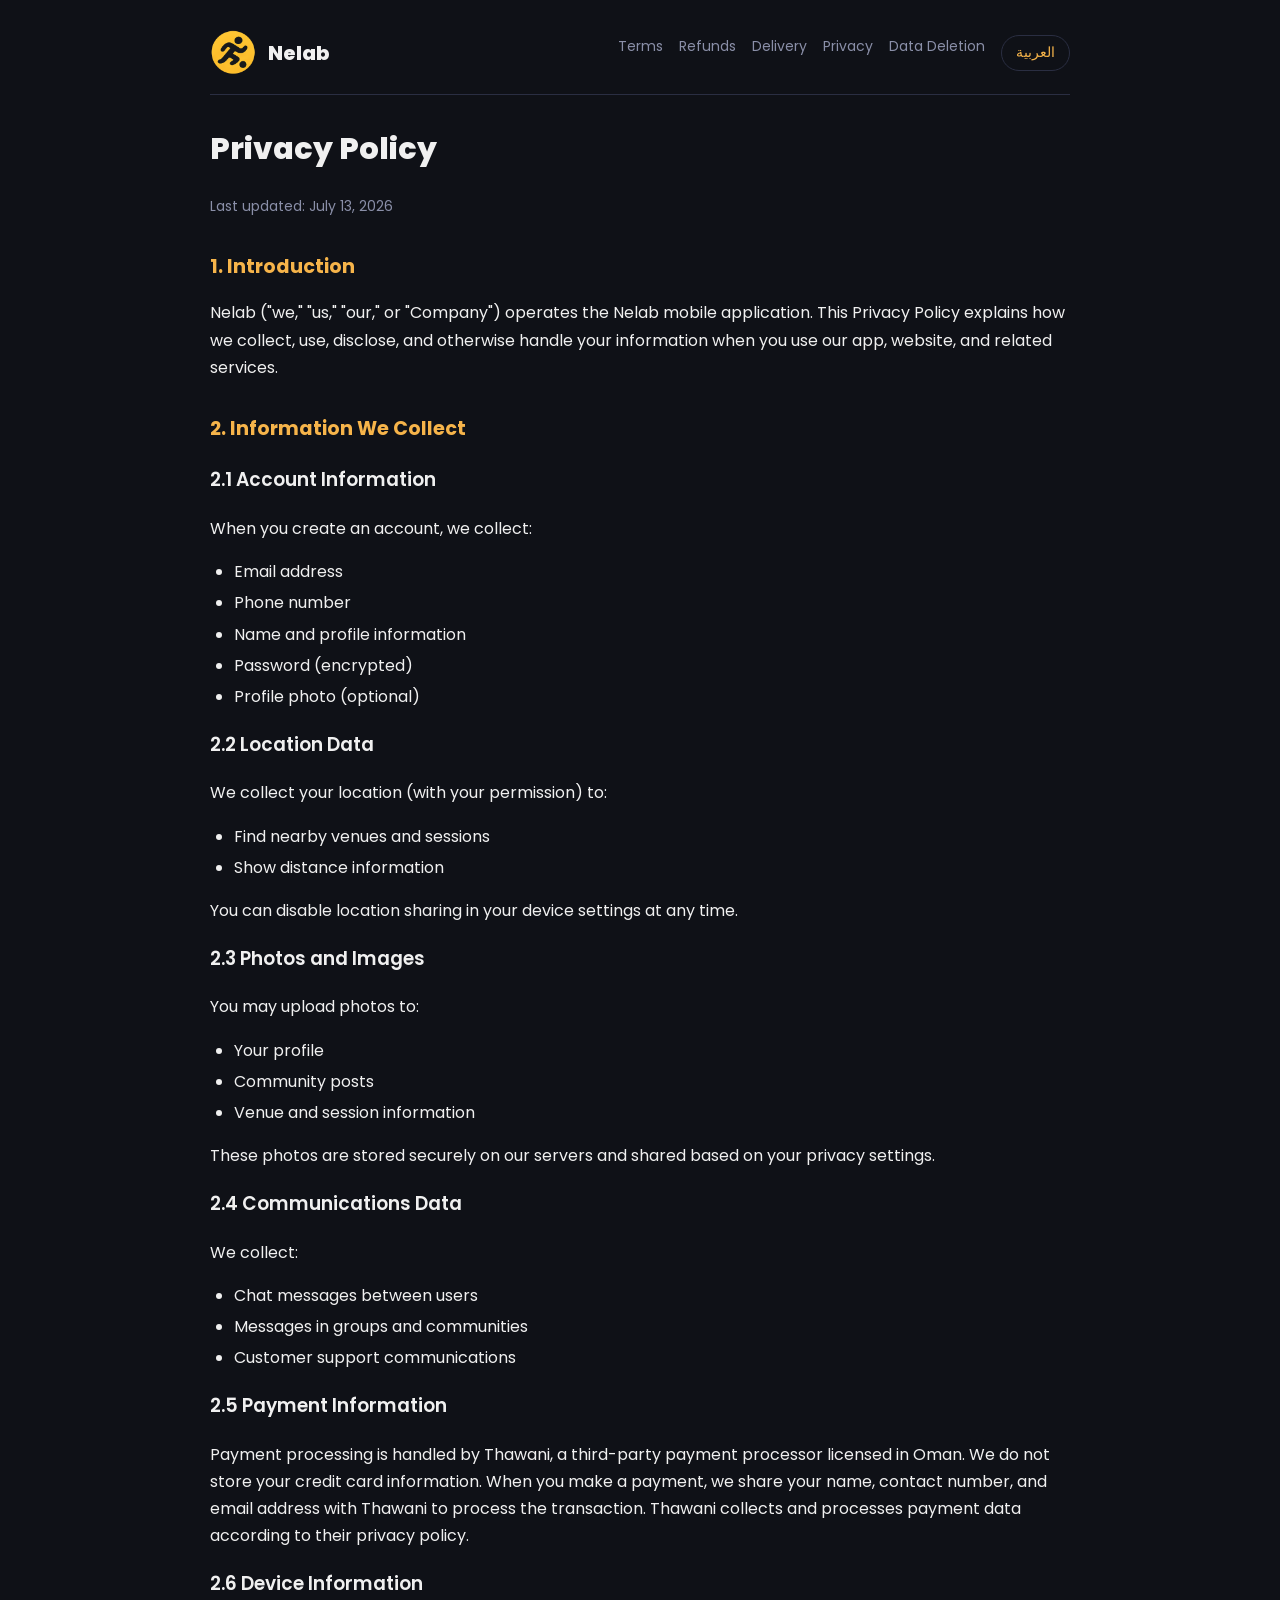
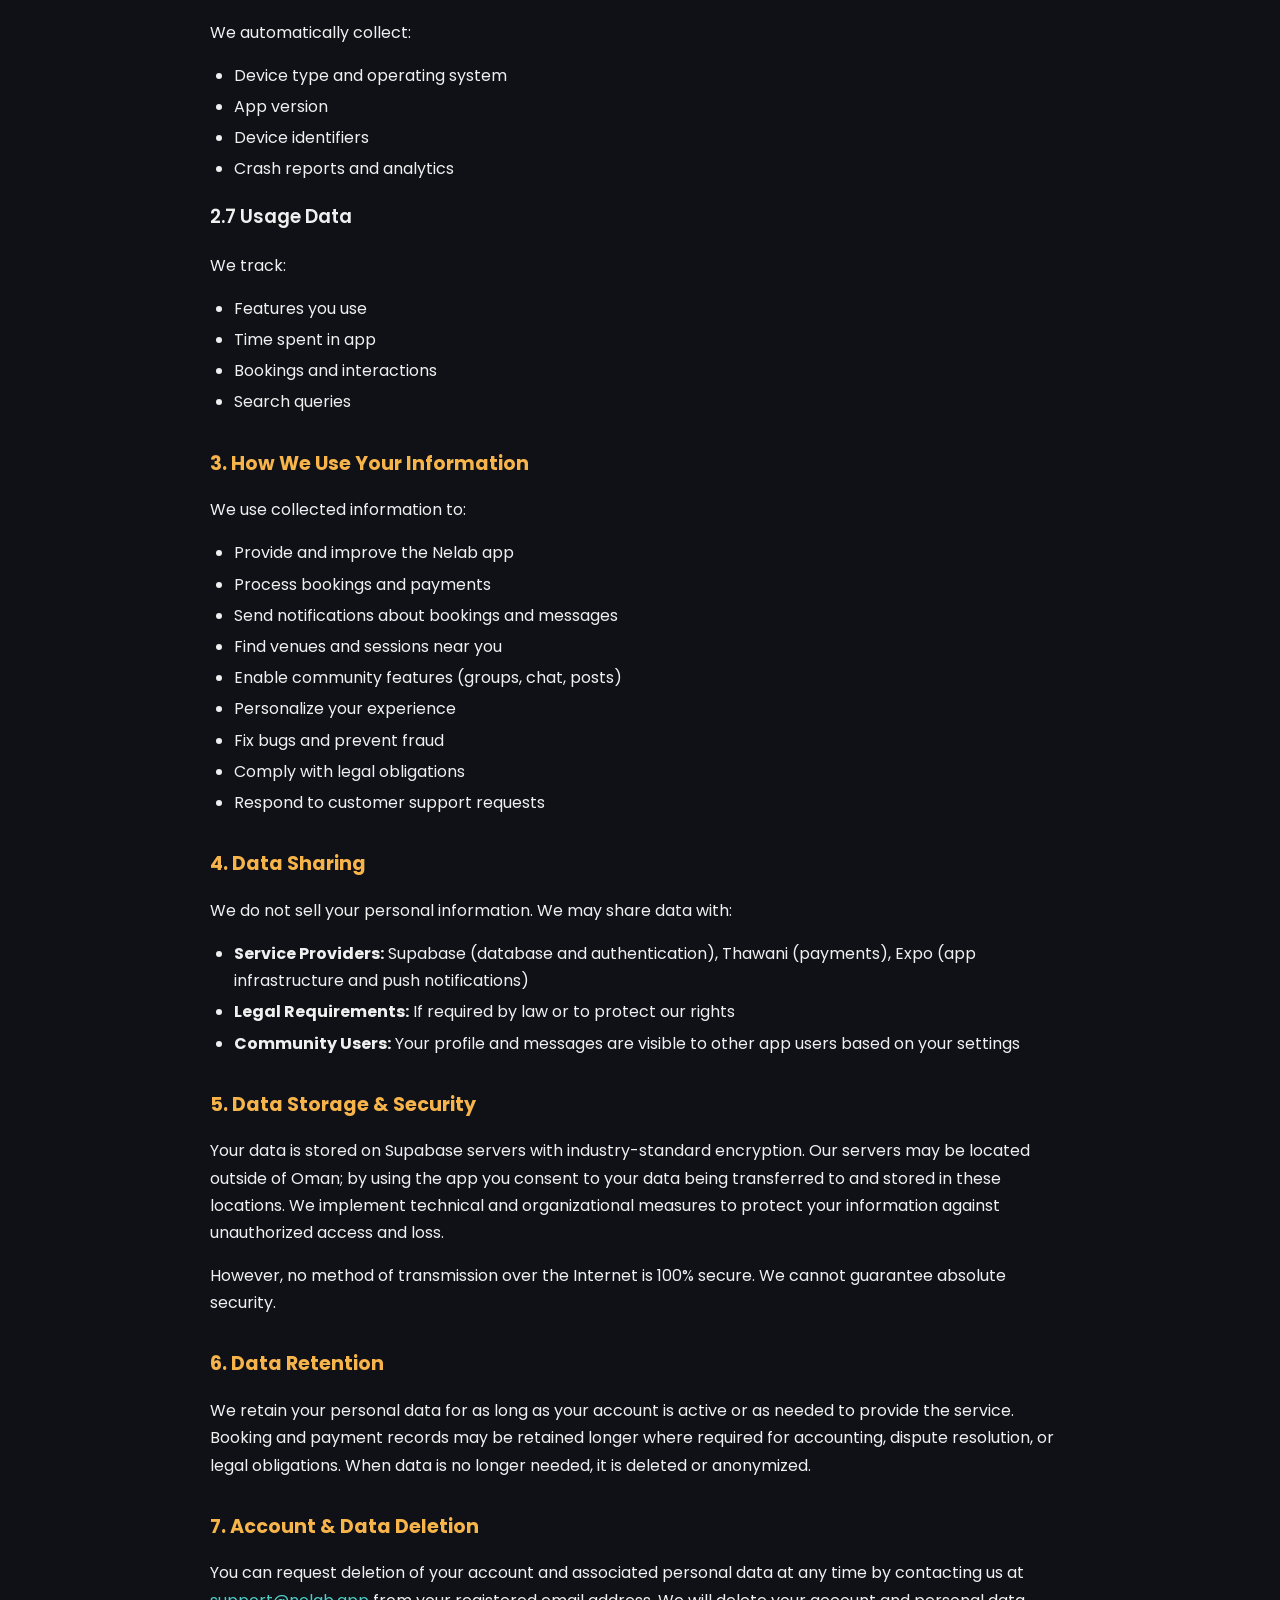
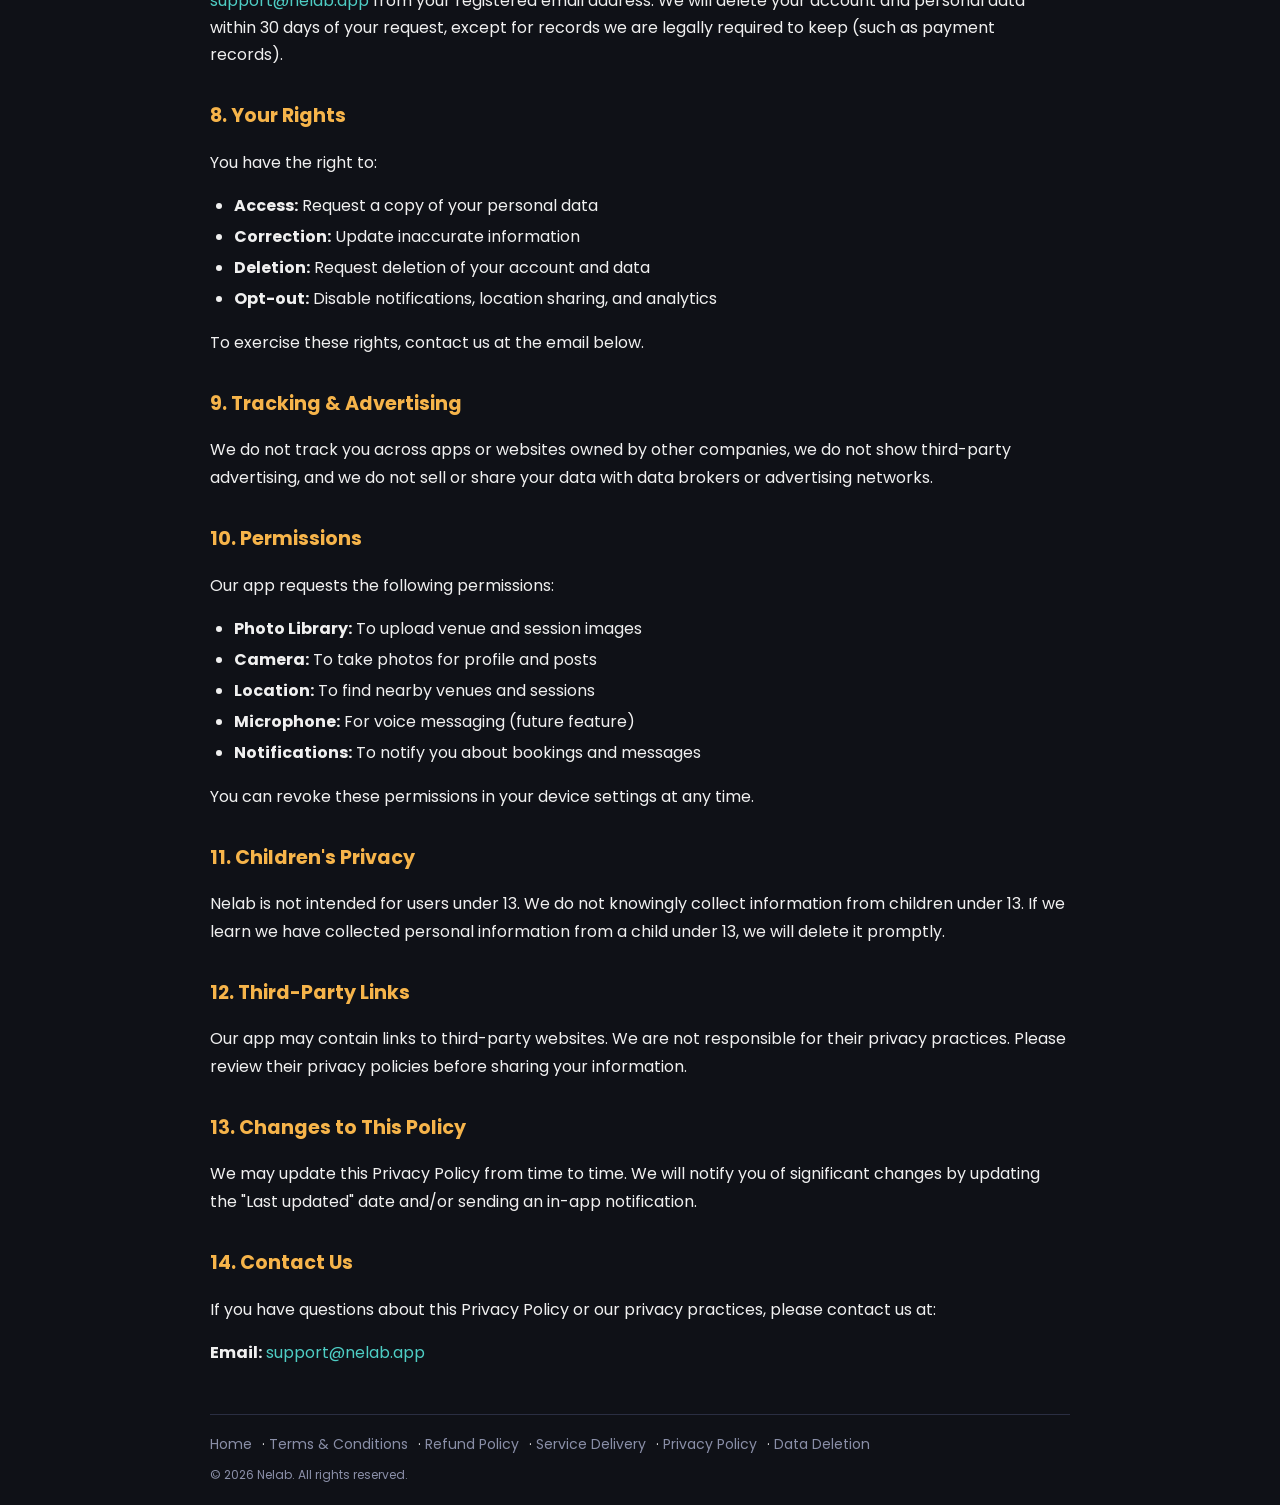
<file: privacy.html>
<!DOCTYPE html>
<html lang="en">
<head>
  <title>Nelab Privacy Policy</title>
  <meta charset="UTF-8">
  <meta name="viewport" content="width=device-width, initial-scale=1.0">
  <link rel="icon" type="image/png" href="nelab.png">
  <link rel="preconnect" href="https://fonts.googleapis.com">
  <link rel="preconnect" href="https://fonts.gstatic.com" crossorigin>
  <link href="https://fonts.googleapis.com/css2?family=Poppins:wght@400;600;700;800&display=swap" rel="stylesheet">
  <link rel="stylesheet" href="style.css">
</head>
<body>
  <header class="site-header">
    <a class="brand" href="index.html"><img src="nelab.png" alt="Nelab logo">Nelab</a>
    <nav>
      <a href="terms.html">Terms</a>
      <a href="refund.html">Refunds</a>
      <a href="delivery.html">Delivery</a>
      <a href="privacy.html">Privacy</a>
      <a href="data-deletion.html">Data Deletion</a>
      <a href="privacy-ar.html" class="lang-switch">العربية</a>
    </nav>
  </header>

  <h1>Privacy Policy</h1>
  <p class="meta">Last updated: July 13, 2026</p>

  <h2>1. Introduction</h2>
  <p>Nelab ("we," "us," "our," or "Company") operates the Nelab mobile application. This Privacy Policy explains how we collect, use, disclose, and otherwise handle your information when you use our app, website, and related services.</p>

  <h2>2. Information We Collect</h2>

  <h3>2.1 Account Information</h3>
  <p>When you create an account, we collect:</p>
  <ul>
    <li>Email address</li>
    <li>Phone number</li>
    <li>Name and profile information</li>
    <li>Password (encrypted)</li>
    <li>Profile photo (optional)</li>
  </ul>

  <h3>2.2 Location Data</h3>
  <p>We collect your location (with your permission) to:</p>
  <ul>
    <li>Find nearby venues and sessions</li>
    <li>Show distance information</li>
  </ul>
  <p>You can disable location sharing in your device settings at any time.</p>

  <h3>2.3 Photos and Images</h3>
  <p>You may upload photos to:</p>
  <ul>
    <li>Your profile</li>
    <li>Community posts</li>
    <li>Venue and session information</li>
  </ul>
  <p>These photos are stored securely on our servers and shared based on your privacy settings.</p>

  <h3>2.4 Communications Data</h3>
  <p>We collect:</p>
  <ul>
    <li>Chat messages between users</li>
    <li>Messages in groups and communities</li>
    <li>Customer support communications</li>
  </ul>

  <h3>2.5 Payment Information</h3>
  <p>Payment processing is handled by Thawani, a third-party payment processor licensed in Oman. We do not store your credit card information. When you make a payment, we share your name, contact number, and email address with Thawani to process the transaction. Thawani collects and processes payment data according to their privacy policy.</p>

  <h3>2.6 Device Information</h3>
  <p>We automatically collect:</p>
  <ul>
    <li>Device type and operating system</li>
    <li>App version</li>
    <li>Device identifiers</li>
    <li>Crash reports and analytics</li>
  </ul>

  <h3>2.7 Usage Data</h3>
  <p>We track:</p>
  <ul>
    <li>Features you use</li>
    <li>Time spent in app</li>
    <li>Bookings and interactions</li>
    <li>Search queries</li>
  </ul>

  <h2>3. How We Use Your Information</h2>
  <p>We use collected information to:</p>
  <ul>
    <li>Provide and improve the Nelab app</li>
    <li>Process bookings and payments</li>
    <li>Send notifications about bookings and messages</li>
    <li>Find venues and sessions near you</li>
    <li>Enable community features (groups, chat, posts)</li>
    <li>Personalize your experience</li>
    <li>Fix bugs and prevent fraud</li>
    <li>Comply with legal obligations</li>
    <li>Respond to customer support requests</li>
  </ul>

  <h2>4. Data Sharing</h2>
  <p>We do not sell your personal information. We may share data with:</p>
  <ul>
    <li><strong>Service Providers:</strong> Supabase (database and authentication), Thawani (payments), Expo (app infrastructure and push notifications)</li>
    <li><strong>Legal Requirements:</strong> If required by law or to protect our rights</li>
    <li><strong>Community Users:</strong> Your profile and messages are visible to other app users based on your settings</li>
  </ul>

  <h2>5. Data Storage &amp; Security</h2>
  <p>Your data is stored on Supabase servers with industry-standard encryption. Our servers may be located outside of Oman; by using the app you consent to your data being transferred to and stored in these locations. We implement technical and organizational measures to protect your information against unauthorized access and loss.</p>
  <p>However, no method of transmission over the Internet is 100% secure. We cannot guarantee absolute security.</p>

  <h2>6. Data Retention</h2>
  <p>We retain your personal data for as long as your account is active or as needed to provide the service. Booking and payment records may be retained longer where required for accounting, dispute resolution, or legal obligations. When data is no longer needed, it is deleted or anonymized.</p>

  <h2>7. Account &amp; Data Deletion</h2>
  <p>You can request deletion of your account and associated personal data at any time by contacting us at <a href="mailto:support@nelab.app">support@nelab.app</a> from your registered email address. We will delete your account and personal data within 30 days of your request, except for records we are legally required to keep (such as payment records).</p>

  <h2>8. Your Rights</h2>
  <p>You have the right to:</p>
  <ul>
    <li><strong>Access:</strong> Request a copy of your personal data</li>
    <li><strong>Correction:</strong> Update inaccurate information</li>
    <li><strong>Deletion:</strong> Request deletion of your account and data</li>
    <li><strong>Opt-out:</strong> Disable notifications, location sharing, and analytics</li>
  </ul>
  <p>To exercise these rights, contact us at the email below.</p>

  <h2>9. Tracking &amp; Advertising</h2>
  <p>We do not track you across apps or websites owned by other companies, we do not show third-party advertising, and we do not sell or share your data with data brokers or advertising networks.</p>

  <h2>10. Permissions</h2>
  <p>Our app requests the following permissions:</p>
  <ul>
    <li><strong>Photo Library:</strong> To upload venue and session images</li>
    <li><strong>Camera:</strong> To take photos for profile and posts</li>
    <li><strong>Location:</strong> To find nearby venues and sessions</li>
    <li><strong>Microphone:</strong> For voice messaging (future feature)</li>
    <li><strong>Notifications:</strong> To notify you about bookings and messages</li>
  </ul>
  <p>You can revoke these permissions in your device settings at any time.</p>

  <h2>11. Children's Privacy</h2>
  <p>Nelab is not intended for users under 13. We do not knowingly collect information from children under 13. If we learn we have collected personal information from a child under 13, we will delete it promptly.</p>

  <h2>12. Third-Party Links</h2>
  <p>Our app may contain links to third-party websites. We are not responsible for their privacy practices. Please review their privacy policies before sharing your information.</p>

  <h2>13. Changes to This Policy</h2>
  <p>We may update this Privacy Policy from time to time. We will notify you of significant changes by updating the "Last updated" date and/or sending an in-app notification.</p>

  <h2>14. Contact Us</h2>
  <p>If you have questions about this Privacy Policy or our privacy practices, please contact us at:</p>
  <p><strong>Email:</strong> <a href="mailto:support@nelab.app">support@nelab.app</a></p>

  <footer>
    <p class="footnav">
      <a href="index.html">Home</a> ·
      <a href="terms.html">Terms &amp; Conditions</a> ·
      <a href="refund.html">Refund Policy</a> ·
      <a href="delivery.html">Service Delivery</a> ·
      <a href="privacy.html">Privacy Policy</a> ·
      <a href="data-deletion.html">Data Deletion</a>
    </p>
    <p class="copyright">© 2026 Nelab. All rights reserved.</p>
  </footer>
</body>
</html>
</file>
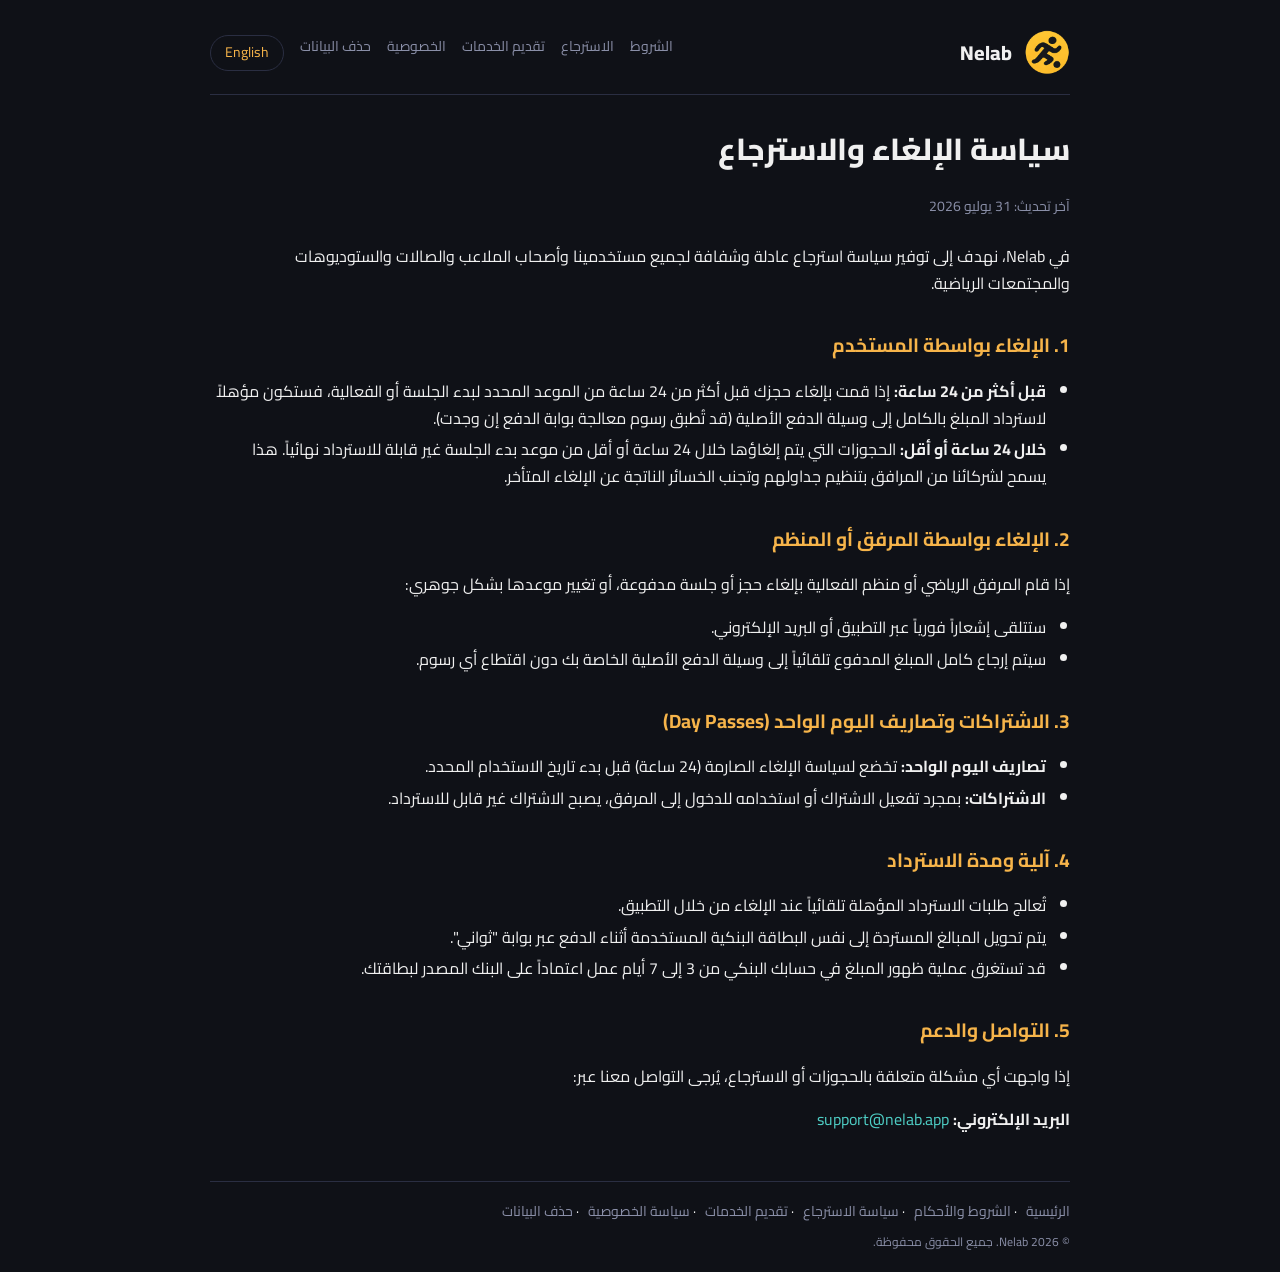
<file: refund-ar.html>
<!DOCTYPE html>
<html lang="ar" dir="rtl">
<head>
  <title>سياسة الإلغاء والاسترجاع - Nelab</title>
  <meta charset="UTF-8">
  <meta name="viewport" content="width=device-width, initial-scale=1.0">
  <link rel="icon" type="image/png" href="nelab.png">
  <link rel="preconnect" href="https://fonts.googleapis.com">
  <link rel="preconnect" href="https://fonts.gstatic.com" crossorigin>
  <link href="https://fonts.googleapis.com/css2?family=Cairo:wght@400;600;700;800&display=swap" rel="stylesheet">
  <link rel="stylesheet" href="style.css">
</head>
<body>
  <header class="site-header">
    <a class="brand" href="index-ar.html"><img src="nelab.png" alt="Nelab logo">Nelab</a>
    <nav>
      <a href="terms-ar.html">الشروط</a>
      <a href="refund-ar.html">الاسترجاع</a>
      <a href="delivery-ar.html">تقديم الخدمات</a>
      <a href="privacy-ar.html">الخصوصية</a>
      <a href="data-deletion-ar.html">حذف البيانات</a>
      <a href="refund.html" class="lang-switch">English</a>
    </nav>
  </header>

  <h1>سياسة الإلغاء والاسترجاع</h1>
  <p class="meta">آخر تحديث: 31 يوليو 2026</p>

  <p>في Nelab، نهدف إلى توفير سياسة استرجاع عادلة وشفافة لجميع مستخدمينا وأصحاب الملاعب والصالات والستوديوهات والمجتمعات الرياضية.</p>

  <h2>1. الإلغاء بواسطة المستخدم</h2>
  <ul>
    <li><strong>قبل أكثر من 24 ساعة:</strong> إذا قمت بإلغاء حجزك قبل أكثر من 24 ساعة من الموعد المحدد لبدء الجلسة أو الفعالية، فستكون مؤهلاً لاسترداد المبلغ بالكامل إلى وسيلة الدفع الأصلية (قد تُطبق رسوم معالجة بوابة الدفع إن وجدت).</li>
    <li><strong>خلال 24 ساعة أو أقل:</strong> الحجوزات التي يتم إلغاؤها خلال 24 ساعة أو أقل من موعد بدء الجلسة غير قابلة للاسترداد نهائياً. هذا يسمح لشركائنا من المرافق بتنظيم جداولهم وتجنب الخسائر الناتجة عن الإلغاء المتأخر.</li>
  </ul>

  <h2>2. الإلغاء بواسطة المرفق أو المنظم</h2>
  <p>إذا قام المرفق الرياضي أو منظم الفعالية بإلغاء حجز أو جلسة مدفوعة، أو تغيير موعدها بشكل جوهري:</p>
  <ul>
    <li>ستتلقى إشعاراً فورياً عبر التطبيق أو البريد الإلكتروني.</li>
    <li>سيتم إرجاع كامل المبلغ المدفوع تلقائياً إلى وسيلة الدفع الأصلية الخاصة بك دون اقتطاع أي رسوم.</li>
  </ul>

  <h2>3. الاشتراكات وتصاريف اليوم الواحد (Day Passes)</h2>
  <ul>
    <li><strong>تصاريف اليوم الواحد:</strong> تخضع لسياسة الإلغاء الصارمة (24 ساعة) قبل بدء تاريخ الاستخدام المحدد.</li>
    <li><strong>الاشتراكات:</strong> بمجرد تفعيل الاشتراك أو استخدامه للدخول إلى المرفق، يصبح الاشتراك غير قابل للاسترداد.</li>
  </ul>

  <h2>4. آلية ومدة الاسترداد</h2>
  <ul>
    <li>تُعالج طلبات الاسترداد المؤهلة تلقائياً عند الإلغاء من خلال التطبيق.</li>
    <li>يتم تحويل المبالغ المستردة إلى نفس البطاقة البنكية المستخدمة أثناء الدفع عبر بوابة "ثواني".</li>
    <li>قد تستغرق عملية ظهور المبلغ في حسابك البنكي من 3 إلى 7 أيام عمل اعتماداً على البنك المصدر لبطاقتك.</li>
  </ul>

  <h2>5. التواصل والدعم</h2>
  <p>إذا واجهت أي مشكلة متعلقة بالحجوزات أو الاسترجاع، يُرجى التواصل معنا عبر:</p>
  <p><strong>البريد الإلكتروني:</strong> <a href="mailto:support@nelab.app">support@nelab.app</a></p>

  <footer>
    <p class="footnav">
      <a href="index-ar.html">الرئيسية</a> ·
      <a href="terms-ar.html">الشروط والأحكام</a> ·
      <a href="refund-ar.html">سياسة الاسترجاع</a> ·
      <a href="delivery-ar.html">تقديم الخدمات</a> ·
      <a href="privacy-ar.html">سياسة الخصوصية</a> ·
      <a href="data-deletion-ar.html">حذف البيانات</a>
    </p>
    <p class="copyright">© 2026 Nelab. جميع الحقوق محفوظة.</p>
  </footer>
</body>
</html>
</file>
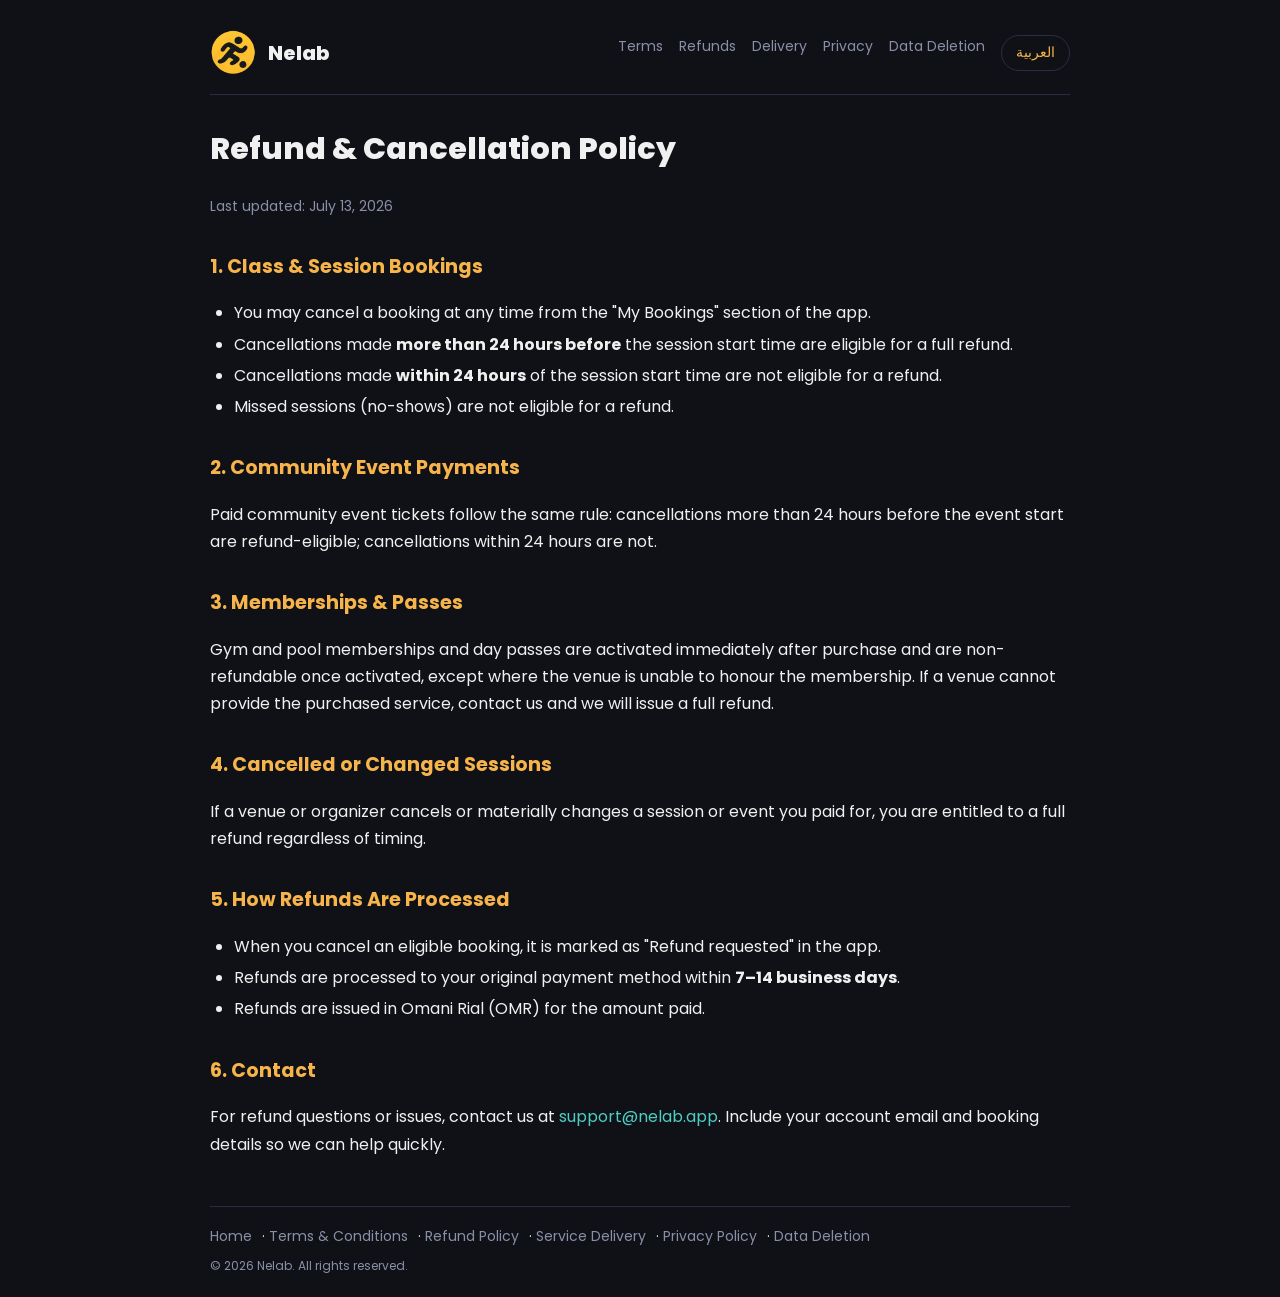
<file: refund.html>
<!DOCTYPE html>
<html lang="en">
<head>
  <title>Nelab Refund & Cancellation Policy</title>
  <meta charset="UTF-8">
  <meta name="viewport" content="width=device-width, initial-scale=1.0">
  <link rel="icon" type="image/png" href="nelab.png">
  <link rel="preconnect" href="https://fonts.googleapis.com">
  <link rel="preconnect" href="https://fonts.gstatic.com" crossorigin>
  <link href="https://fonts.googleapis.com/css2?family=Poppins:wght@400;600;700;800&display=swap" rel="stylesheet">
  <link rel="stylesheet" href="style.css">
</head>
<body>
  <header class="site-header">
    <a class="brand" href="index.html"><img src="nelab.png" alt="Nelab logo">Nelab</a>
    <nav>
      <a href="terms.html">Terms</a>
      <a href="refund.html">Refunds</a>
      <a href="delivery.html">Delivery</a>
      <a href="privacy.html">Privacy</a>
      <a href="data-deletion.html">Data Deletion</a>
      <a href="refund-ar.html" class="lang-switch">العربية</a>
    </nav>
  </header>

  <h1>Refund &amp; Cancellation Policy</h1>
  <p class="meta">Last updated: July 13, 2026</p>

  <h2>1. Class &amp; Session Bookings</h2>
  <ul>
    <li>You may cancel a booking at any time from the "My Bookings" section of the app.</li>
    <li>Cancellations made <strong>more than 24 hours before</strong> the session start time are eligible for a full refund.</li>
    <li>Cancellations made <strong>within 24 hours</strong> of the session start time are not eligible for a refund.</li>
    <li>Missed sessions (no-shows) are not eligible for a refund.</li>
  </ul>

  <h2>2. Community Event Payments</h2>
  <p>Paid community event tickets follow the same rule: cancellations more than 24 hours before the event start are refund-eligible; cancellations within 24 hours are not.</p>

  <h2>3. Memberships &amp; Passes</h2>
  <p>Gym and pool memberships and day passes are activated immediately after purchase and are non-refundable once activated, except where the venue is unable to honour the membership. If a venue cannot provide the purchased service, contact us and we will issue a full refund.</p>

  <h2>4. Cancelled or Changed Sessions</h2>
  <p>If a venue or organizer cancels or materially changes a session or event you paid for, you are entitled to a full refund regardless of timing.</p>

  <h2>5. How Refunds Are Processed</h2>
  <ul>
    <li>When you cancel an eligible booking, it is marked as "Refund requested" in the app.</li>
    <li>Refunds are processed to your original payment method within <strong>7–14 business days</strong>.</li>
    <li>Refunds are issued in Omani Rial (OMR) for the amount paid.</li>
  </ul>

  <h2>6. Contact</h2>
  <p>For refund questions or issues, contact us at <a href="mailto:support@nelab.app">support@nelab.app</a>. Include your account email and booking details so we can help quickly.</p>

  <footer>
    <p class="footnav">
      <a href="index.html">Home</a> ·
      <a href="terms.html">Terms &amp; Conditions</a> ·
      <a href="refund.html">Refund Policy</a> ·
      <a href="delivery.html">Service Delivery</a> ·
      <a href="privacy.html">Privacy Policy</a> ·
      <a href="data-deletion.html">Data Deletion</a>
    </p>
    <p class="copyright">© 2026 Nelab. All rights reserved.</p>
  </footer>
</body>
</html>
</file>
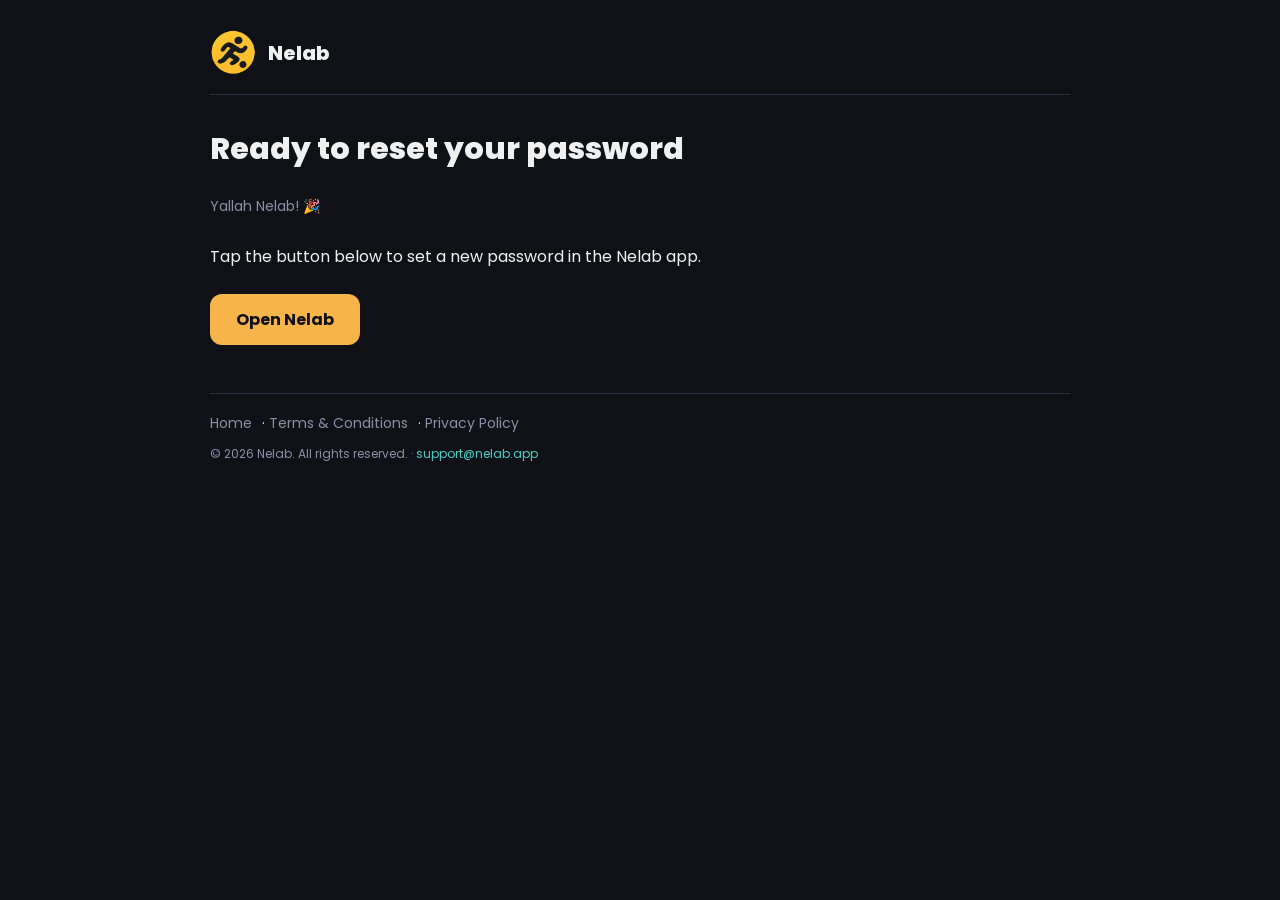
<file: reset-password.html>
<!DOCTYPE html>
<html lang="en">
<head>
  <title>Reset Password — Nelab</title>
  <meta charset="UTF-8">
  <meta name="viewport" content="width=device-width, initial-scale=1.0">
  <link rel="icon" type="image/png" href="nelab.png">
  <link rel="preconnect" href="https://fonts.googleapis.com">
  <link rel="preconnect" href="https://fonts.gstatic.com" crossorigin>
  <link href="https://fonts.googleapis.com/css2?family=Poppins:wght@400;600;700;800&display=swap" rel="stylesheet">
  <link rel="stylesheet" href="style.css">
</head>
<body>
  <header class="site-header">
    <a class="brand" href="index.html"><img src="nelab.png" alt="Nelab logo">Nelab</a>
  </header>

  <h1>Ready to reset your password</h1>
  <p class="meta">Yallah Nelab! 🎉</p>
  <p>Tap the button below to set a new password in the Nelab app.</p>
  <a id="openApp" class="btn" href="nelab://reset-password">Open Nelab</a>

  <footer>
    <p class="footnav">
      <a href="index.html">Home</a> ·
      <a href="terms.html">Terms &amp; Conditions</a> ·
      <a href="privacy.html">Privacy Policy</a>
    </p>
    <p class="copyright">© 2026 Nelab. All rights reserved. · <a href="mailto:support@nelab.app">support@nelab.app</a></p>
  </footer>

  <script>
    var params = new URLSearchParams(window.location.search);
    var code = params.get("code") || "";
    if (code) {
      document.getElementById("openApp").href = "nelab://reset-password?code=" + encodeURIComponent(code) + "&type=recovery";
    }
  </script>
</body>
</html>
</file>
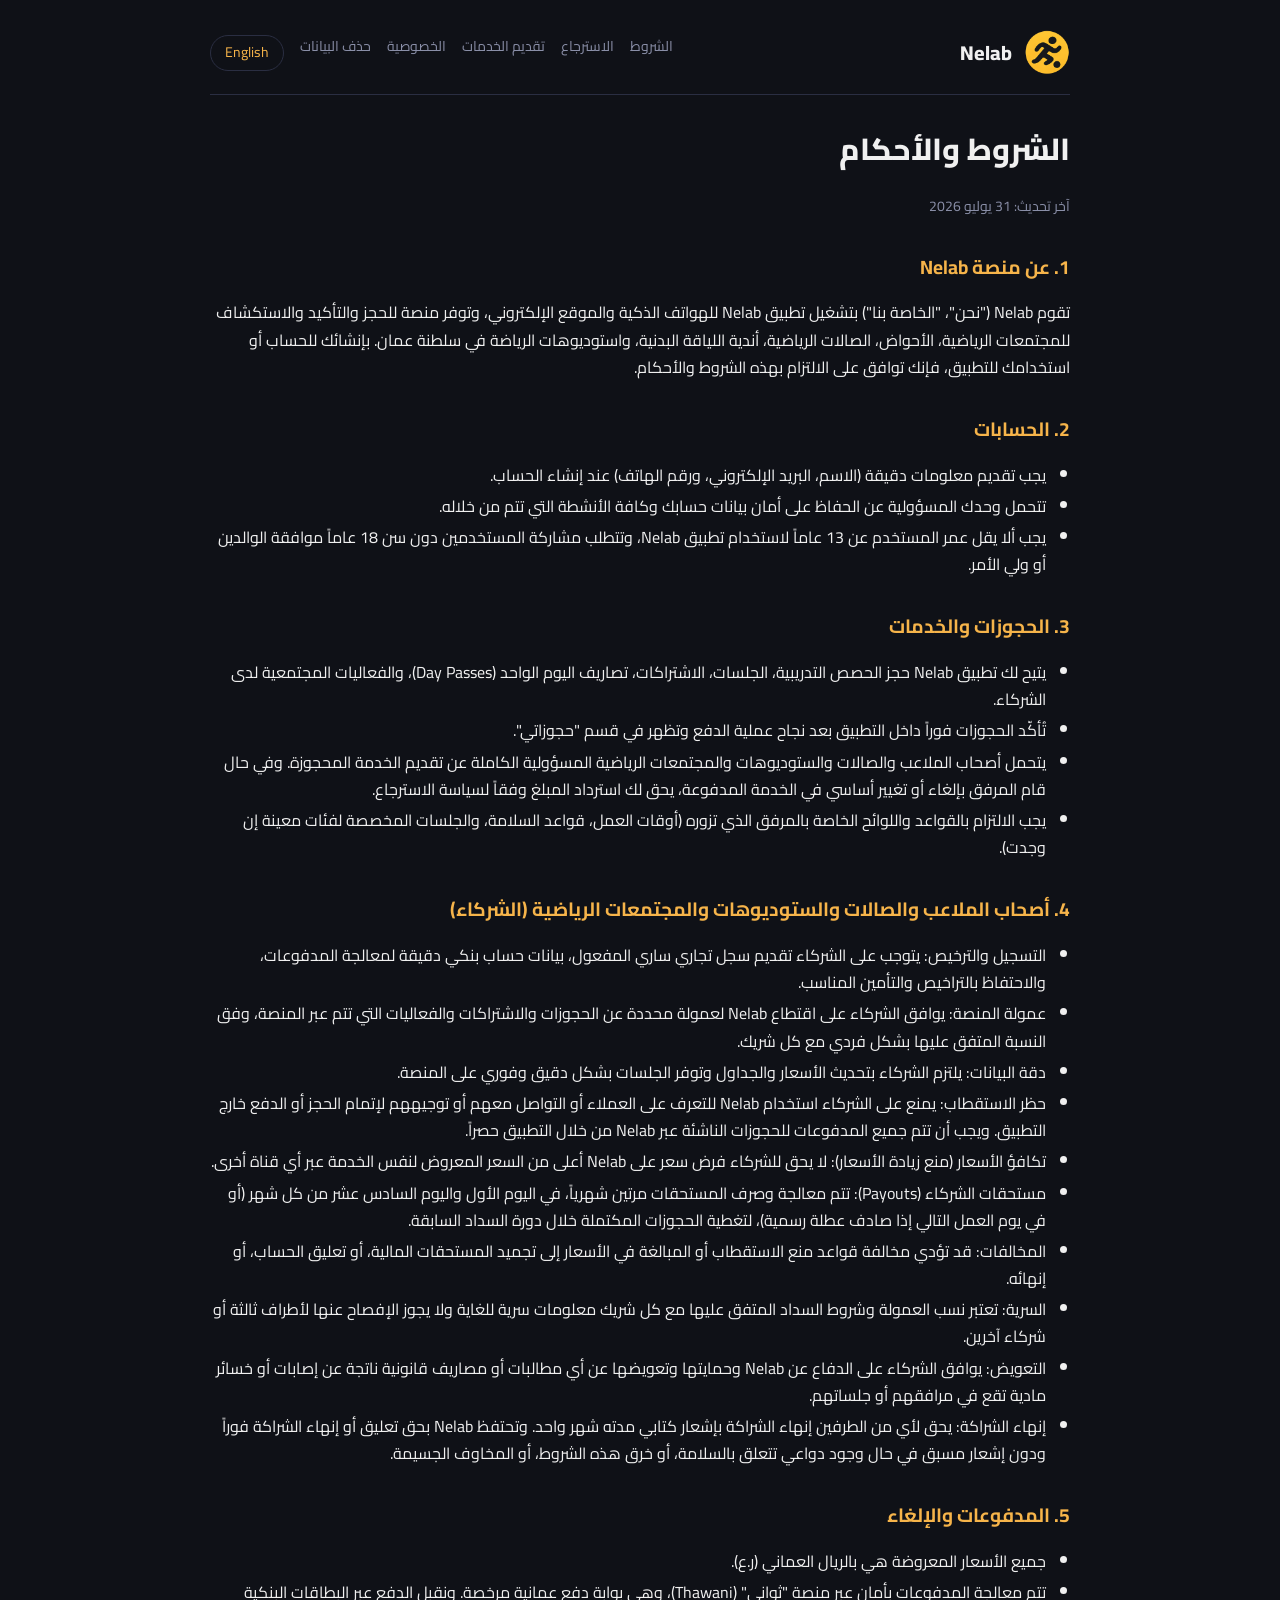
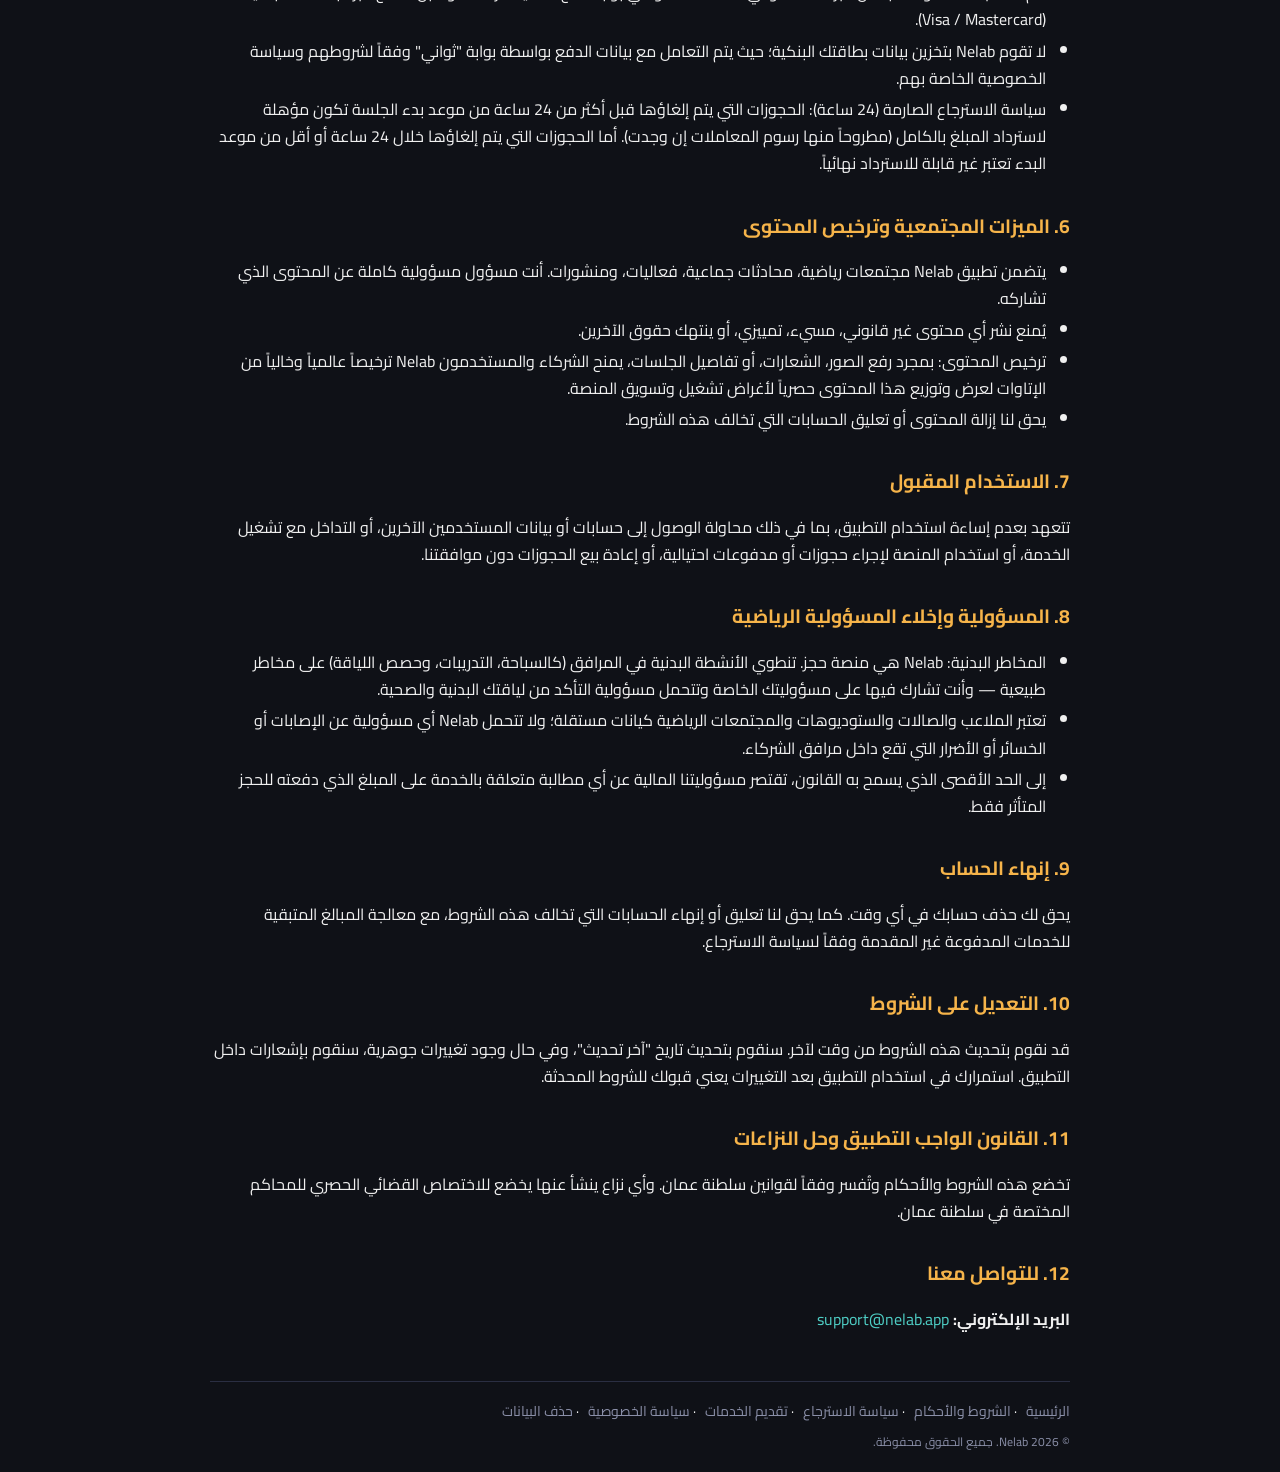
<file: terms-ar.html>
<!DOCTYPE html>
<html lang="ar" dir="rtl">
<head>
  <title>الشروط والأحكام - Nelab</title>
  <meta charset="UTF-8">
  <meta name="viewport" content="width=device-width, initial-scale=1.0">
  <link rel="icon" type="image/png" href="nelab.png">
  <link rel="preconnect" href="https://fonts.googleapis.com">
  <link rel="preconnect" href="https://fonts.gstatic.com" crossorigin>
  <link href="https://fonts.googleapis.com/css2?family=Cairo:wght@400;600;700;800&display=swap" rel="stylesheet">
  <link rel="stylesheet" href="style.css">
</head>
<body>
  <header class="site-header">
    <a class="brand" href="index-ar.html"><img src="nelab.png" alt="Nelab logo">Nelab</a>
    <nav>
      <a href="terms-ar.html">الشروط</a>
      <a href="refund-ar.html">الاسترجاع</a>
      <a href="delivery-ar.html">تقديم الخدمات</a>
      <a href="privacy-ar.html">الخصوصية</a>
      <a href="data-deletion-ar.html">حذف البيانات</a>
      <a href="terms.html" class="lang-switch">English</a>
    </nav>
  </header>

  <h1>الشروط والأحكام</h1>
  <p class="meta">آخر تحديث: 31 يوليو 2026</p>

  <h2>1. عن منصة Nelab</h2>
  <p>تقوم Nelab ("نحن"، "الخاصة بنا") بتشغيل تطبيق Nelab للهواتف الذكية والموقع الإلكتروني، وتوفر منصة للحجز والتأكيد والاستكشاف للمجتمعات الرياضية، الأحواض، الصالات الرياضية، أندية اللياقة البدنية، واستوديوهات الرياضة في سلطنة عمان. بإنشائك للحساب أو استخدامك للتطبيق، فإنك توافق على الالتزام بهذه الشروط والأحكام.</p>

  <h2>2. الحسابات</h2>
  <ul>
    <li>يجب تقديم معلومات دقيقة (الاسم، البريد الإلكتروني، ورقم الهاتف) عند إنشاء الحساب.</li>
    <li>تتحمل وحدك المسؤولية عن الحفاظ على أمان بيانات حسابك وكافة الأنشطة التي تتم من خلاله.</li>
    <li>يجب ألا يقل عمر المستخدم عن 13 عاماً لاستخدام تطبيق Nelab، وتتطلب مشاركة المستخدمين دون سن 18 عاماً موافقة الوالدين أو ولي الأمر.</li>
  </ul>

  <h2>3. الحجوزات والخدمات</h2>
  <ul>
    <li>يتيح لك تطبيق Nelab حجز الحصص التدريبية، الجلسات، الاشتراكات، تصاريف اليوم الواحد (Day Passes)، والفعاليات المجتمعية لدى الشركاء.</li>
    <li>تُأكّد الحجوزات فوراً داخل التطبيق بعد نجاح عملية الدفع وتظهر في قسم "حجوزاتي".</li>
    <li>يتحمل أصحاب الملاعب والصالات والستوديوهات والمجتمعات الرياضية المسؤولية الكاملة عن تقديم الخدمة المحجوزة. وفي حال قام المرفق بإلغاء أو تغيير أساسي في الخدمة المدفوعة، يحق لك استرداد المبلغ وفقاً لسياسة الاسترجاع.</li>
    <li>يجب الالتزام بالقواعد واللوائح الخاصة بالمرفق الذي تزوره (أوقات العمل، قواعد السلامة، والجلسات المخصصة لفئات معينة إن وجدت).</li>
  </ul>

  <h2>4. أصحاب الملاعب والصالات والستوديوهات والمجتمعات الرياضية (الشركاء)</h2>
  <ul>
    <li>التسجيل والترخيص: يتوجب على الشركاء تقديم سجل تجاري ساري المفعول، بيانات حساب بنكي دقيقة لمعالجة المدفوعات، والاحتفاظ بالتراخيص والتأمين المناسب.</li>
    <li>عمولة المنصة: يوافق الشركاء على اقتطاع Nelab لعمولة محددة عن الحجوزات والاشتراكات والفعاليات التي تتم عبر المنصة، وفق النسبة المتفق عليها بشكل فردي مع كل شريك.</li>
    <li>دقة البيانات: يلتزم الشركاء بتحديث الأسعار والجداول وتوفر الجلسات بشكل دقيق وفوري على المنصة.</li>
    <li>حظر الاستقطاب: يمنع على الشركاء استخدام Nelab للتعرف على العملاء أو التواصل معهم أو توجيههم لإتمام الحجز أو الدفع خارج التطبيق. ويجب أن تتم جميع المدفوعات للحجوزات الناشئة عبر Nelab من خلال التطبيق حصراً.</li>
    <li>تكافؤ الأسعار (منع زيادة الأسعار): لا يحق للشركاء فرض سعر على Nelab أعلى من السعر المعروض لنفس الخدمة عبر أي قناة أخرى.</li>
    <li>مستحقات الشركاء (Payouts): تتم معالجة وصرف المستحقات مرتين شهرياً، في اليوم الأول واليوم السادس عشر من كل شهر (أو في يوم العمل التالي إذا صادف عطلة رسمية)، لتغطية الحجوزات المكتملة خلال دورة السداد السابقة.</li>
    <li>المخالفات: قد تؤدي مخالفة قواعد منع الاستقطاب أو المبالغة في الأسعار إلى تجميد المستحقات المالية، أو تعليق الحساب، أو إنهائه.</li>
    <li>السرية: تعتبر نسب العمولة وشروط السداد المتفق عليها مع كل شريك معلومات سرية للغاية ولا يجوز الإفصاح عنها لأطراف ثالثة أو شركاء آخرين.</li>
    <li>التعويض: يوافق الشركاء على الدفاع عن Nelab وحمايتها وتعويضها عن أي مطالبات أو مصاريف قانونية ناتجة عن إصابات أو خسائر مادية تقع في مرافقهم أو جلساتهم.</li>
    <li>إنهاء الشراكة: يحق لأي من الطرفين إنهاء الشراكة بإشعار كتابي مدته شهر واحد. وتحتفظ Nelab بحق تعليق أو إنهاء الشراكة فوراً ودون إشعار مسبق في حال وجود دواعي تتعلق بالسلامة، أو خرق هذه الشروط، أو المخاوف الجسيمة.</li>
  </ul>

  <h2>5. المدفوعات والإلغاء</h2>
  <ul>
    <li>جميع الأسعار المعروضة هي بالريال العماني (ر.ع).</li>
    <li>تتم معالجة المدفوعات بأمان عبر منصة "ثواني" (Thawani)، وهي بوابة دفع عمانية مرخصة. ونقبل الدفع عبر البطاقات البنكية (Visa / Mastercard).</li>
    <li>لا تقوم Nelab بتخزين بيانات بطاقتك البنكية؛ حيث يتم التعامل مع بيانات الدفع بواسطة بوابة "ثواني" وفقاً لشروطهم وسياسة الخصوصية الخاصة بهم.</li>
    <li>سياسة الاسترجاع الصارمة (24 ساعة): الحجوزات التي يتم إلغاؤها قبل أكثر من 24 ساعة من موعد بدء الجلسة تكون مؤهلة لاسترداد المبلغ بالكامل (مطروحاً منها رسوم المعاملات إن وجدت). أما الحجوزات التي يتم إلغاؤها خلال 24 ساعة أو أقل من موعد البدء تعتبر غير قابلة للاسترداد نهائياً.</li>
  </ul>

  <h2>6. الميزات المجتمعية وترخيص المحتوى</h2>
  <ul>
    <li>يتضمن تطبيق Nelab مجتمعات رياضية، محادثات جماعية، فعاليات، ومنشورات. أنت مسؤول مسؤولية كاملة عن المحتوى الذي تشاركه.</li>
    <li>يُمنع نشر أي محتوى غير قانوني، مسيء، تمييزي، أو ينتهك حقوق الآخرين.</li>
    <li>ترخيص المحتوى: بمجرد رفع الصور، الشعارات، أو تفاصيل الجلسات، يمنح الشركاء والمستخدمون Nelab ترخيصاً عالمياً وخالياً من الإتاوات لعرض وتوزيع هذا المحتوى حصرياً لأغراض تشغيل وتسويق المنصة.</li>
    <li>يحق لنا إزالة المحتوى أو تعليق الحسابات التي تخالف هذه الشروط.</li>
  </ul>

  <h2>7. الاستخدام المقبول</h2>
  <p>تتعهد بعدم إساءة استخدام التطبيق، بما في ذلك محاولة الوصول إلى حسابات أو بيانات المستخدمين الآخرين، أو التداخل مع تشغيل الخدمة، أو استخدام المنصة لإجراء حجوزات أو مدفوعات احتيالية، أو إعادة بيع الحجوزات دون موافقتنا.</p>

  <h2>8. المسؤولية وإخلاء المسؤولية الرياضية</h2>
  <ul>
    <li>المخاطر البدنية: Nelab هي منصة حجز. تنطوي الأنشطة البدنية في المرافق (كالسباحة، التدريبات، وحصص اللياقة) على مخاطر طبيعية — وأنت تشارك فيها على مسؤوليتك الخاصة وتتحمل مسؤولية التأكد من لياقتك البدنية والصحية.</li>
    <li>تعتبر الملاعب والصالات والستوديوهات والمجتمعات الرياضية كيانات مستقلة؛ ولا تتحمل Nelab أي مسؤولية عن الإصابات أو الخسائر أو الأضرار التي تقع داخل مرافق الشركاء.</li>
    <li>إلى الحد الأقصى الذي يسمح به القانون، تقتصر مسؤوليتنا المالية عن أي مطالبة متعلقة بالخدمة على المبلغ الذي دفعته للحجز المتأثر فقط.</li>
  </ul>

  <h2>9. إنهاء الحساب</h2>
  <p>يحق لك حذف حسابك في أي وقت. كما يحق لنا تعليق أو إنهاء الحسابات التي تخالف هذه الشروط، مع معالجة المبالغ المتبقية للخدمات المدفوعة غير المقدمة وفقاً لسياسة الاسترجاع.</p>

  <h2>10. التعديل على الشروط</h2>
  <p>قد نقوم بتحديث هذه الشروط من وقت لآخر. سنقوم بتحديث تاريخ "آخر تحديث"، وفي حال وجود تغييرات جوهرية، سنقوم بإشعارات داخل التطبيق. استمرارك في استخدام التطبيق بعد التغييرات يعني قبولك للشروط المحدثة.</p>

  <h2>11. القانون الواجب التطبيق وحل النزاعات</h2>
  <p>تخضع هذه الشروط والأحكام وتُفسر وفقاً لقوانين سلطنة عمان. وأي نزاع ينشأ عنها يخضع للاختصاص القضائي الحصري للمحاكم المختصة في سلطنة عمان.</p>

  <h2>12. للتواصل معنا</h2>
  <p><strong>البريد الإلكتروني:</strong> <a href="mailto:support@nelab.app">support@nelab.app</a></p>

  <footer>
    <p class="footnav">
      <a href="index-ar.html">الرئيسية</a> ·
      <a href="terms-ar.html">الشروط والأحكام</a> ·
      <a href="refund-ar.html">سياسة الاسترجاع</a> ·
      <a href="delivery-ar.html">تقديم الخدمات</a> ·
      <a href="privacy-ar.html">سياسة الخصوصية</a> ·
      <a href="data-deletion-ar.html">حذف البيانات</a>
    </p>
    <p class="copyright">© 2026 Nelab. جميع الحقوق محفوظة.</p>
  </footer>
</body>
</html>
</file>
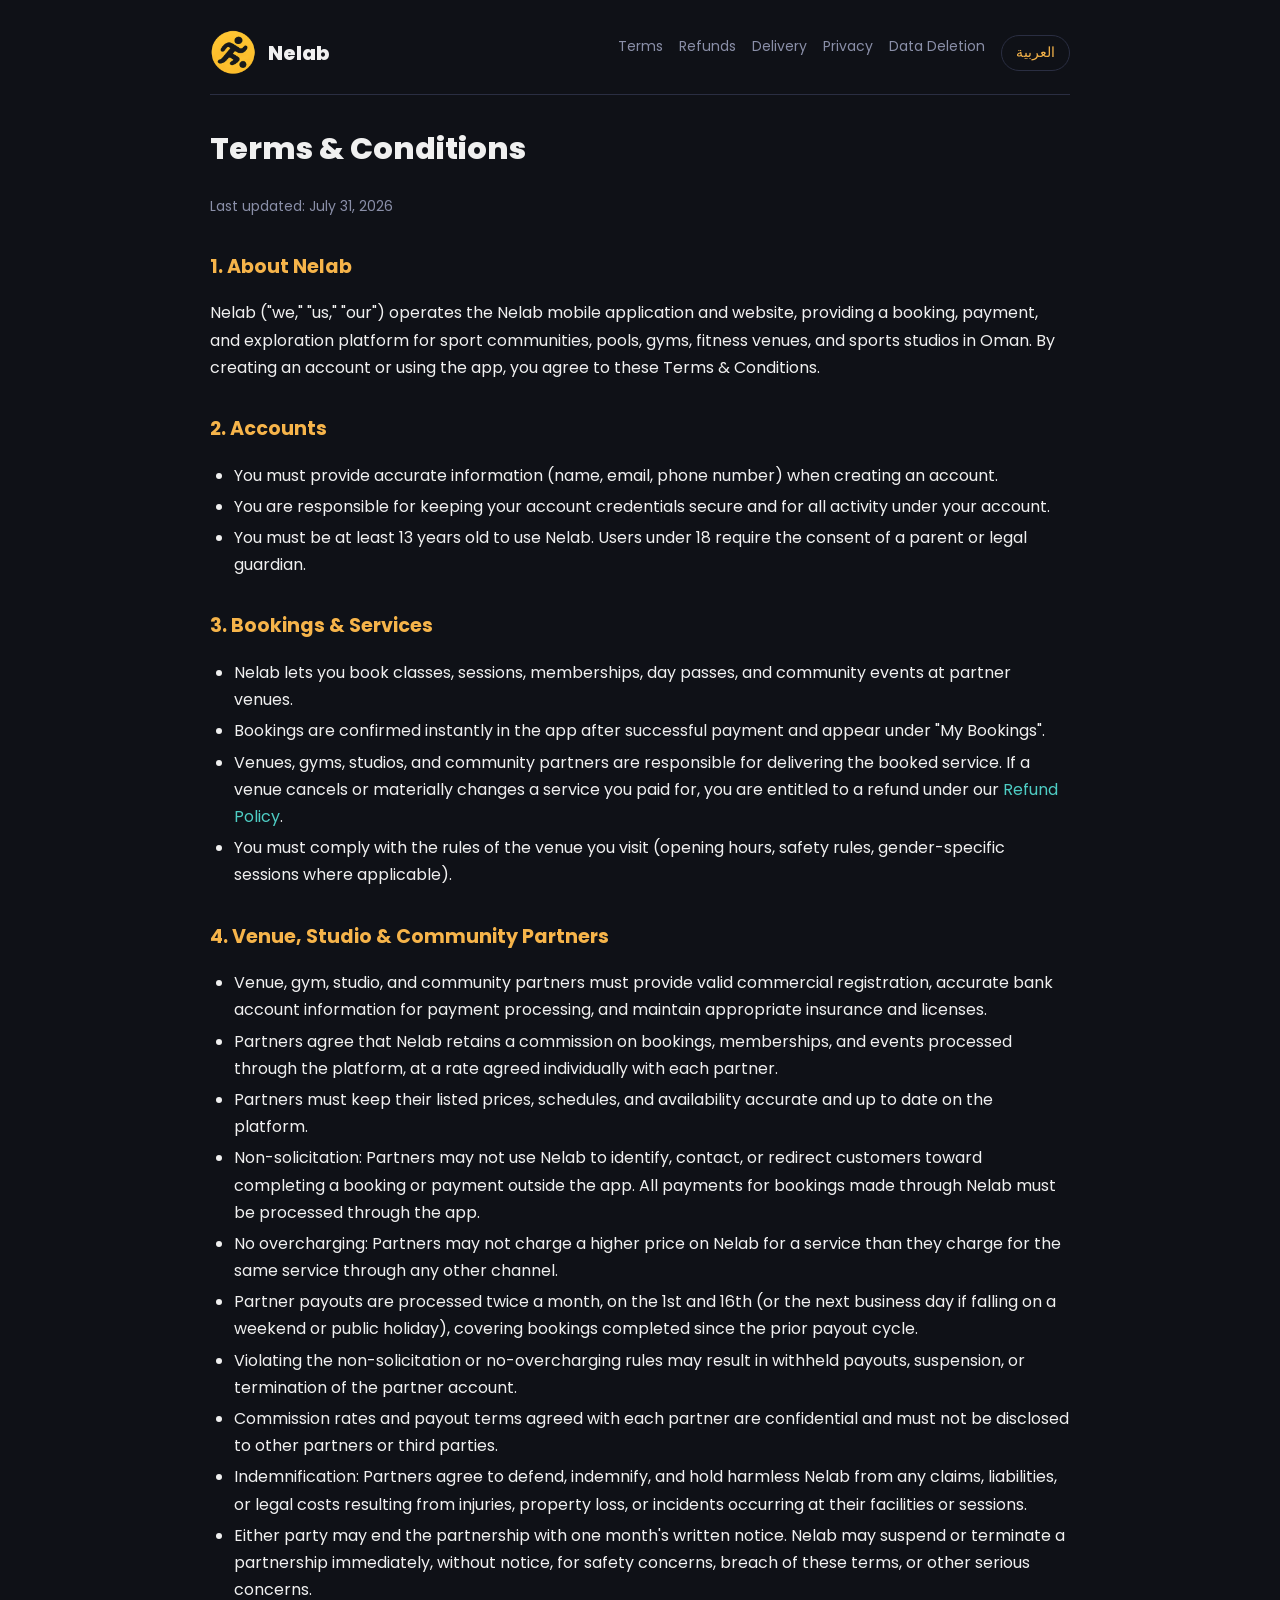
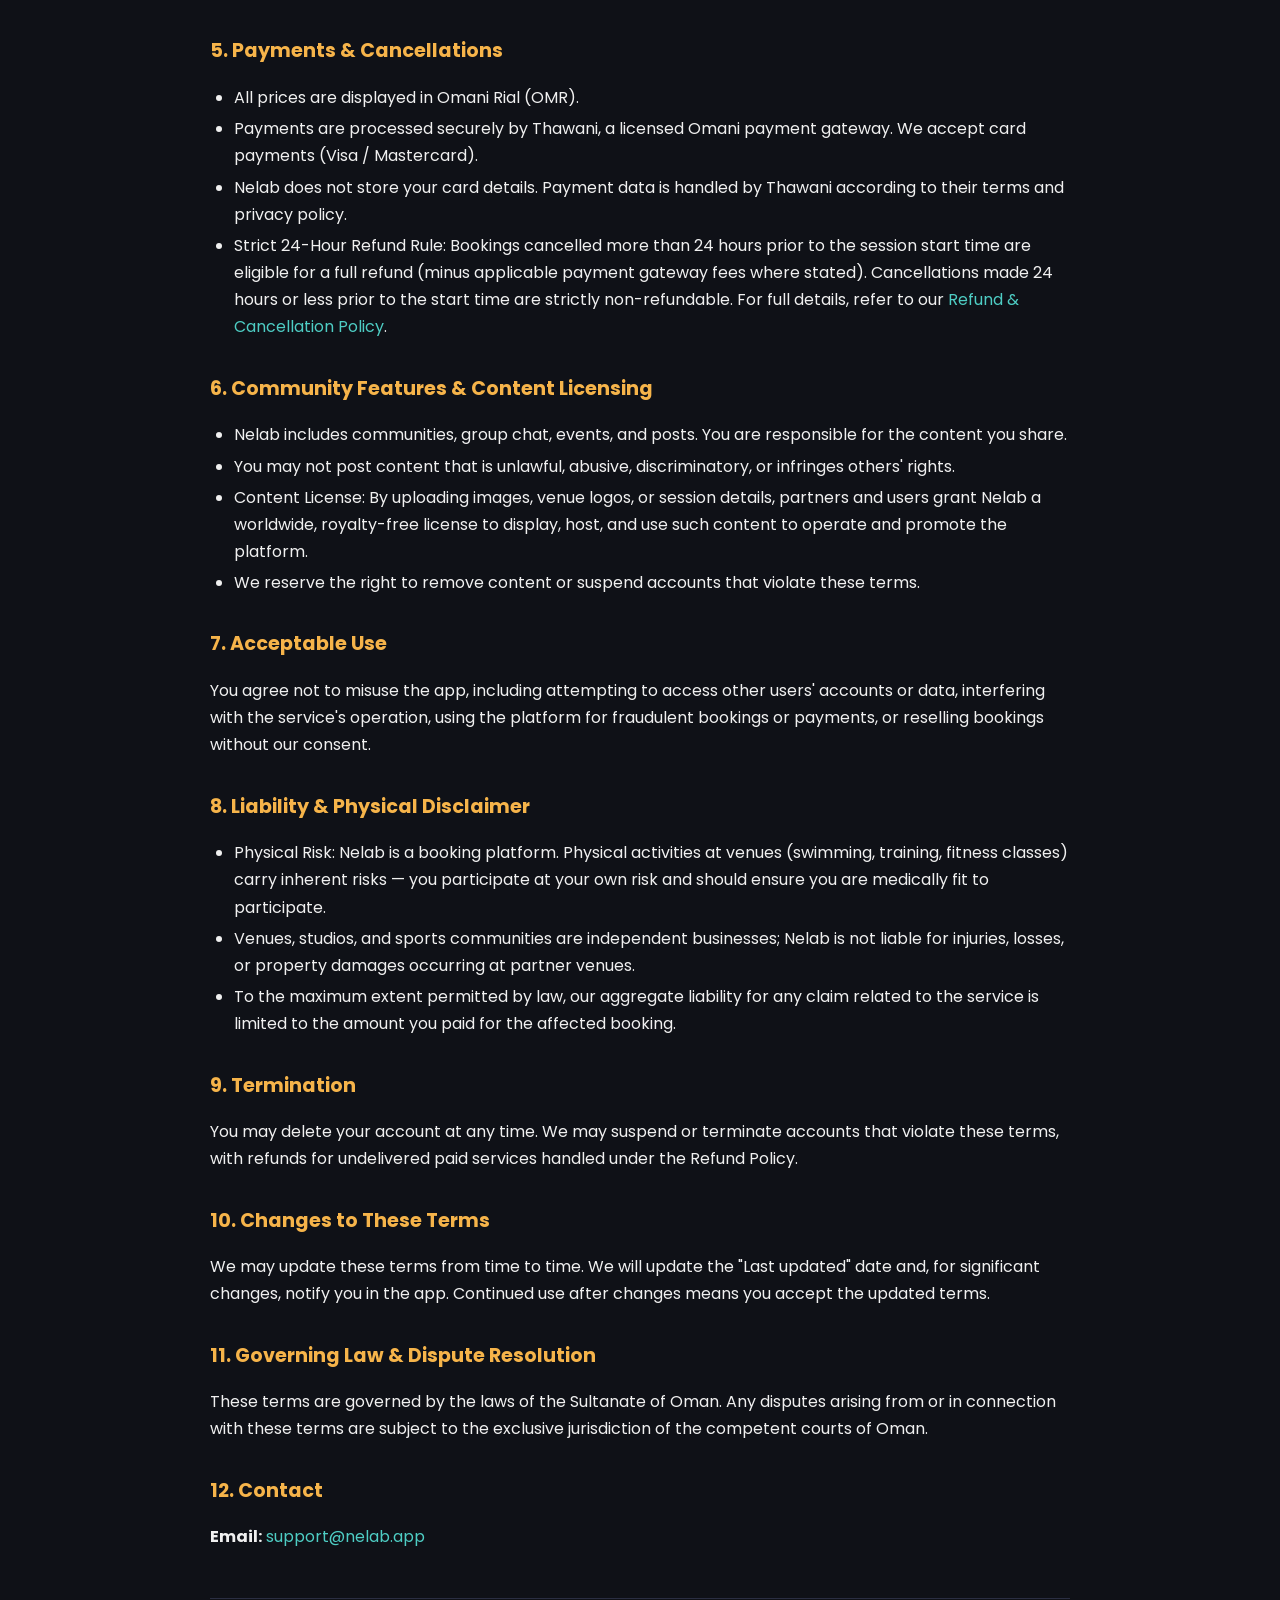
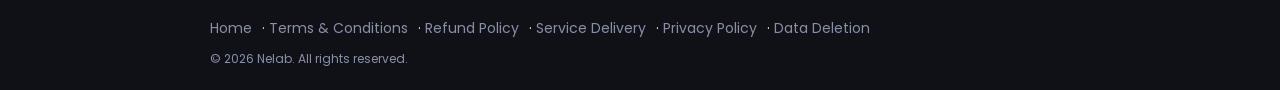
<file: terms.html>
<!DOCTYPE html>
<html lang="en">
<head>
  <title>Nelab Terms & Conditions</title>
  <meta charset="UTF-8">
  <meta name="viewport" content="width=device-width, initial-scale=1.0">
  <link rel="icon" type="image/png" href="nelab.png">
  <link rel="preconnect" href="https://fonts.googleapis.com">
  <link rel="preconnect" href="https://fonts.gstatic.com" crossorigin>
  <link href="https://fonts.googleapis.com/css2?family=Poppins:wght@400;600;700;800&display=swap" rel="stylesheet">
  <link rel="stylesheet" href="style.css">
</head>
<body>
  <header class="site-header">
    <a class="brand" href="index.html"><img src="nelab.png" alt="Nelab logo">Nelab</a>
    <nav>
      <a href="terms.html">Terms</a>
      <a href="refund.html">Refunds</a>
      <a href="delivery.html">Delivery</a>
      <a href="privacy.html">Privacy</a>
      <a href="data-deletion.html">Data Deletion</a>
      <a href="terms-ar.html" class="lang-switch">العربية</a>
    </nav>
  </header>

  <h1>Terms &amp; Conditions</h1>
  <p class="meta">Last updated: July 31, 2026</p>

  <h2>1. About Nelab</h2>
  <p>Nelab ("we," "us," "our") operates the Nelab mobile application and website, providing a booking, payment, and exploration platform for sport communities, pools, gyms, fitness venues, and sports studios in Oman. By creating an account or using the app, you agree to these Terms &amp; Conditions.</p>

  <h2>2. Accounts</h2>
  <ul>
    <li>You must provide accurate information (name, email, phone number) when creating an account.</li>
    <li>You are responsible for keeping your account credentials secure and for all activity under your account.</li>
    <li>You must be at least 13 years old to use Nelab. Users under 18 require the consent of a parent or legal guardian.</li>
  </ul>

  <h2>3. Bookings &amp; Services</h2>
  <ul>
    <li>Nelab lets you book classes, sessions, memberships, day passes, and community events at partner venues.</li>
    <li>Bookings are confirmed instantly in the app after successful payment and appear under "My Bookings".</li>
    <li>Venues, gyms, studios, and community partners are responsible for delivering the booked service. If a venue cancels or materially changes a service you paid for, you are entitled to a refund under our <a href="refund.html">Refund Policy</a>.</li>
    <li>You must comply with the rules of the venue you visit (opening hours, safety rules, gender-specific sessions where applicable).</li>
  </ul>

  <h2>4. Venue, Studio &amp; Community Partners</h2>
  <ul>
    <li>Venue, gym, studio, and community partners must provide valid commercial registration, accurate bank account information for payment processing, and maintain appropriate insurance and licenses.</li>
    <li>Partners agree that Nelab retains a commission on bookings, memberships, and events processed through the platform, at a rate agreed individually with each partner.</li>
    <li>Partners must keep their listed prices, schedules, and availability accurate and up to date on the platform.</li>
    <li>Non-solicitation: Partners may not use Nelab to identify, contact, or redirect customers toward completing a booking or payment outside the app. All payments for bookings made through Nelab must be processed through the app.</li>
    <li>No overcharging: Partners may not charge a higher price on Nelab for a service than they charge for the same service through any other channel.</li>
    <li>Partner payouts are processed twice a month, on the 1st and 16th (or the next business day if falling on a weekend or public holiday), covering bookings completed since the prior payout cycle.</li>
    <li>Violating the non-solicitation or no-overcharging rules may result in withheld payouts, suspension, or termination of the partner account.</li>
    <li>Commission rates and payout terms agreed with each partner are confidential and must not be disclosed to other partners or third parties.</li>
    <li>Indemnification: Partners agree to defend, indemnify, and hold harmless Nelab from any claims, liabilities, or legal costs resulting from injuries, property loss, or incidents occurring at their facilities or sessions.</li>
    <li>Either party may end the partnership with one month's written notice. Nelab may suspend or terminate a partnership immediately, without notice, for safety concerns, breach of these terms, or other serious concerns.</li>
  </ul>

  <h2>5. Payments &amp; Cancellations</h2>
  <ul>
    <li>All prices are displayed in Omani Rial (OMR).</li>
    <li>Payments are processed securely by Thawani, a licensed Omani payment gateway. We accept card payments (Visa / Mastercard).</li>
    <li>Nelab does not store your card details. Payment data is handled by Thawani according to their terms and privacy policy.</li>
    <li>Strict 24-Hour Refund Rule: Bookings cancelled more than 24 hours prior to the session start time are eligible for a full refund (minus applicable payment gateway fees where stated). Cancellations made 24 hours or less prior to the start time are strictly non-refundable. For full details, refer to our <a href="refund.html">Refund &amp; Cancellation Policy</a>.</li>
  </ul>

  <h2>6. Community Features &amp; Content Licensing</h2>
  <ul>
    <li>Nelab includes communities, group chat, events, and posts. You are responsible for the content you share.</li>
    <li>You may not post content that is unlawful, abusive, discriminatory, or infringes others' rights.</li>
    <li>Content License: By uploading images, venue logos, or session details, partners and users grant Nelab a worldwide, royalty-free license to display, host, and use such content to operate and promote the platform.</li>
    <li>We reserve the right to remove content or suspend accounts that violate these terms.</li>
  </ul>

  <h2>7. Acceptable Use</h2>
  <p>You agree not to misuse the app, including attempting to access other users' accounts or data, interfering with the service's operation, using the platform for fraudulent bookings or payments, or reselling bookings without our consent.</p>

  <h2>8. Liability &amp; Physical Disclaimer</h2>
  <ul>
    <li>Physical Risk: Nelab is a booking platform. Physical activities at venues (swimming, training, fitness classes) carry inherent risks — you participate at your own risk and should ensure you are medically fit to participate.</li>
    <li>Venues, studios, and sports communities are independent businesses; Nelab is not liable for injuries, losses, or property damages occurring at partner venues.</li>
    <li>To the maximum extent permitted by law, our aggregate liability for any claim related to the service is limited to the amount you paid for the affected booking.</li>
  </ul>

  <h2>9. Termination</h2>
  <p>You may delete your account at any time. We may suspend or terminate accounts that violate these terms, with refunds for undelivered paid services handled under the Refund Policy.</p>

  <h2>10. Changes to These Terms</h2>
  <p>We may update these terms from time to time. We will update the "Last updated" date and, for significant changes, notify you in the app. Continued use after changes means you accept the updated terms.</p>

  <h2>11. Governing Law &amp; Dispute Resolution</h2>
  <p>These terms are governed by the laws of the Sultanate of Oman. Any disputes arising from or in connection with these terms are subject to the exclusive jurisdiction of the competent courts of Oman.</p>

  <h2>12. Contact</h2>
  <p><strong>Email:</strong> <a href="mailto:support@nelab.app">support@nelab.app</a></p>

  <footer>
    <p class="footnav">
      <a href="index.html">Home</a> ·
      <a href="terms.html">Terms &amp; Conditions</a> ·
      <a href="refund.html">Refund Policy</a> ·
      <a href="delivery.html">Service Delivery</a> ·
      <a href="privacy.html">Privacy Policy</a> ·
      <a href="data-deletion.html">Data Deletion</a>
    </p>
    <p class="copyright">© 2026 Nelab. All rights reserved.</p>
  </footer>
</body>
</html>
</file>
<file: style.css>
* { box-sizing: border-box; }
body {
  font-family: 'Poppins', -apple-system, BlinkMacSystemFont, "Segoe UI", Roboto, sans-serif;
  background: #0F1117;
  color: #F0F0F0;
  max-width: 900px;
  margin: 0 auto;
  padding: 20px;
  line-height: 1.7;
}
a { color: #4ECDC4; text-decoration: none; }
a:hover { text-decoration: underline; }
h1 { font-weight: 800; color: #F0F0F0; font-size: 1.9rem; margin-top: 28px; }
h2 { font-weight: 700; color: #F6B44A; font-size: 1.2rem; margin-top: 32px; }
h3 { font-weight: 600; color: #F0F0F0; }
strong { color: #F0F0F0; }
.meta { color: #8A8FA8; font-size: 14px; margin-bottom: 24px; }
.site-header {
  display: flex; align-items: center; justify-content: space-between;
  gap: 14px; flex-wrap: wrap;
  padding: 10px 0 18px; border-bottom: 1px solid #2A2E42;
}
.brand { display: flex; align-items: center; gap: 12px; font-weight: 800; font-size: 20px; color: #F0F0F0; }
.brand img { width: 46px; height: 46px; border-radius: 12px; display: block; }
.brand:hover { text-decoration: none; }
.site-header nav { display: flex; flex-wrap: wrap; gap: 4px 16px; }
.site-header nav a { color: #8A8FA8; font-size: 14px; font-weight: 400; }
.site-header nav a:hover { color: #F6B44A; text-decoration: none; }
.card {
  background: #1A1D27; border: 1px solid #2A2E42;
  border-radius: 14px; padding: 18px 22px; margin: 14px 0;
}
.card h3 { margin: 0 0 6px; }
.card p { margin: 0; color: #8A8FA8; }
.tag {
  display: inline-block; background: #1D8A8A; color: #F0F0F0;
  font-size: 11px; font-weight: 600; border-radius: 20px;
  padding: 2px 12px; margin-bottom: 10px; letter-spacing: 0.4px;
}
.btn {
  display: inline-block; background: #F6B44A; color: #0F1117;
  font-weight: 700; border-radius: 12px; padding: 12px 26px; margin-top: 8px;
}
.btn:hover { text-decoration: none; opacity: 0.9; }
ul, ol { padding-left: 24px; }
li { margin: 4px 0; }
footer { margin-top: 48px; border-top: 1px solid #2A2E42; padding-top: 18px; }
.footnav { font-size: 14px; margin: 0 0 8px; }
.footnav a { color: #8A8FA8; margin-right: 6px; }
.footnav a:hover { color: #F6B44A; text-decoration: none; }
.copyright { font-size: 12px; color: #8A8FA8; margin: 0; }

.lang-switch {
  border: 1px solid #2A2E42; border-radius: 100px;
  padding: 5px 14px; color: #F6B44A !important;
  font-weight: 600; font-size: 13px;
}
.lang-switch:hover { background: #1A1D27; text-decoration: none !important; }

html[dir="rtl"] body { font-family: 'Cairo', 'Poppins', -apple-system, BlinkMacSystemFont, "Segoe UI", Roboto, sans-serif; }
html[dir="rtl"] ul, html[dir="rtl"] ol { padding-left: 0; padding-right: 24px; }
html[dir="rtl"] .footnav a { margin-right: 0; margin-left: 6px; }
</file>
